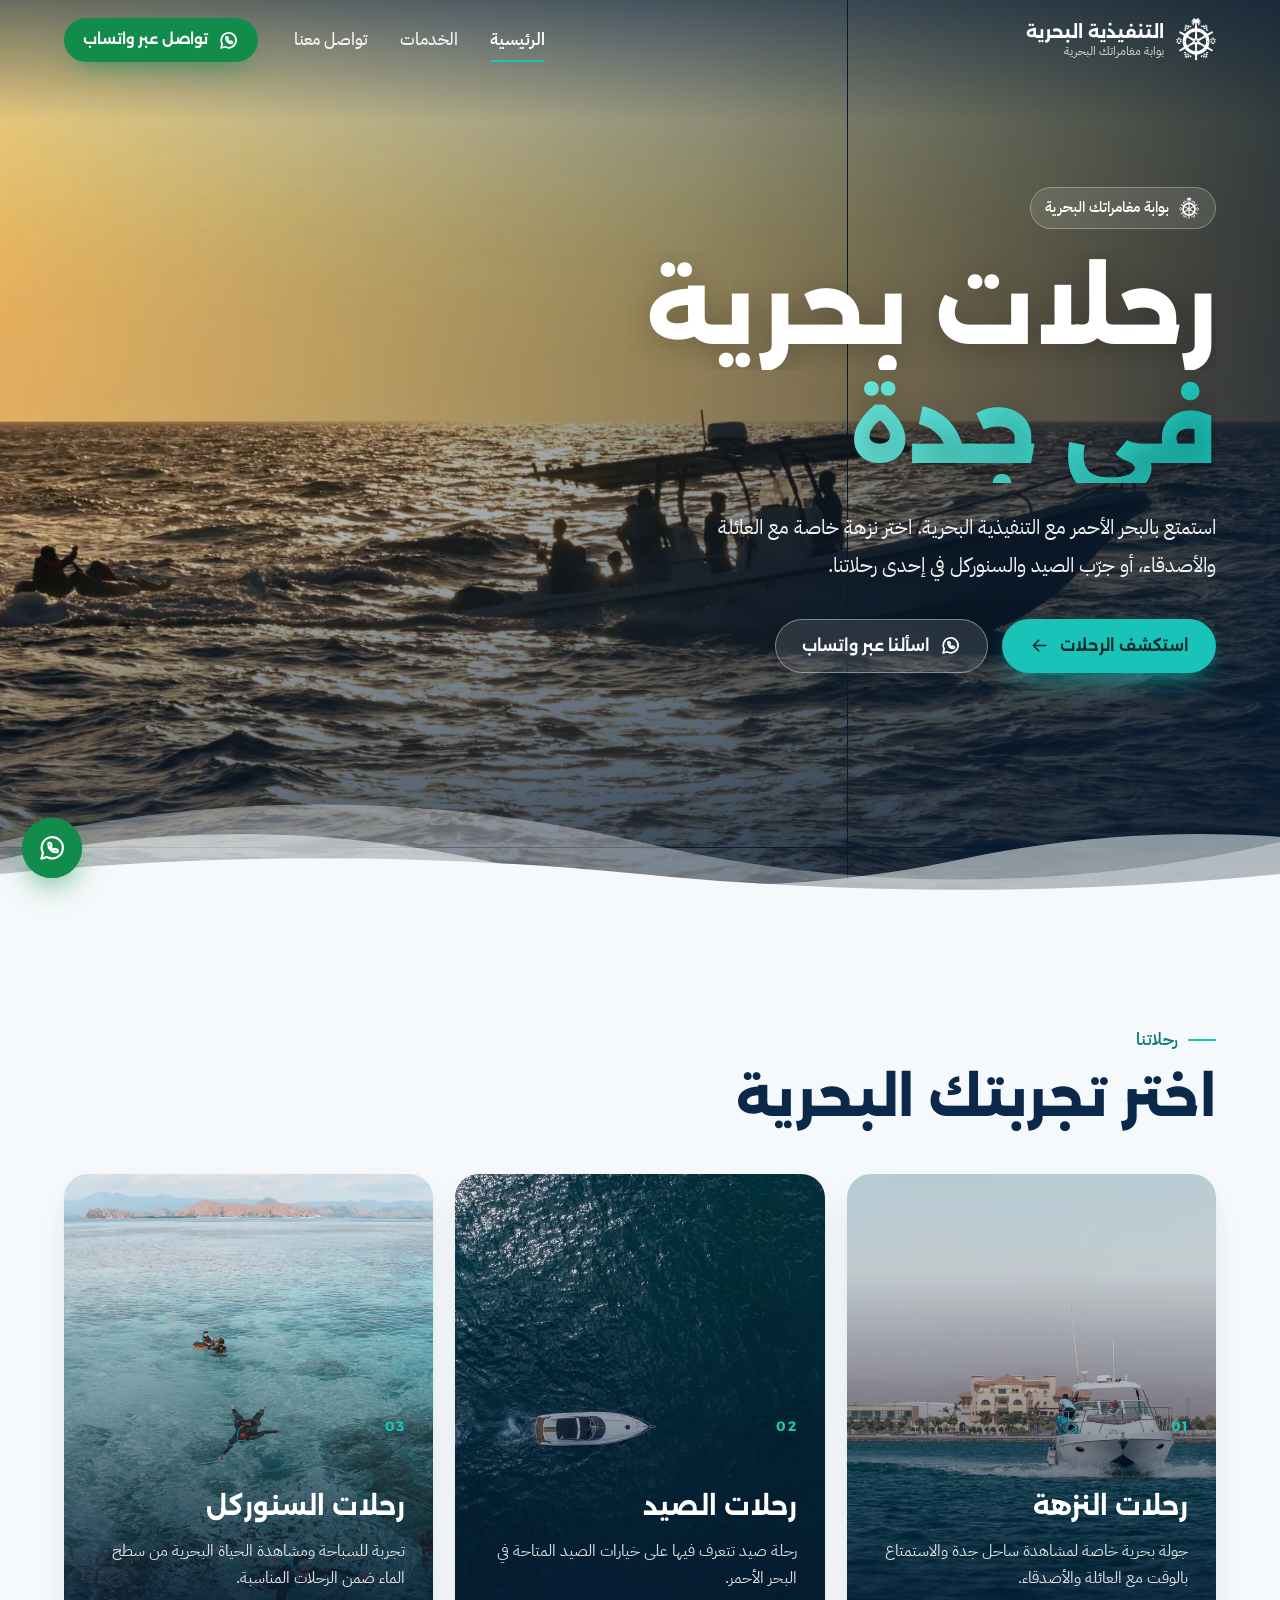
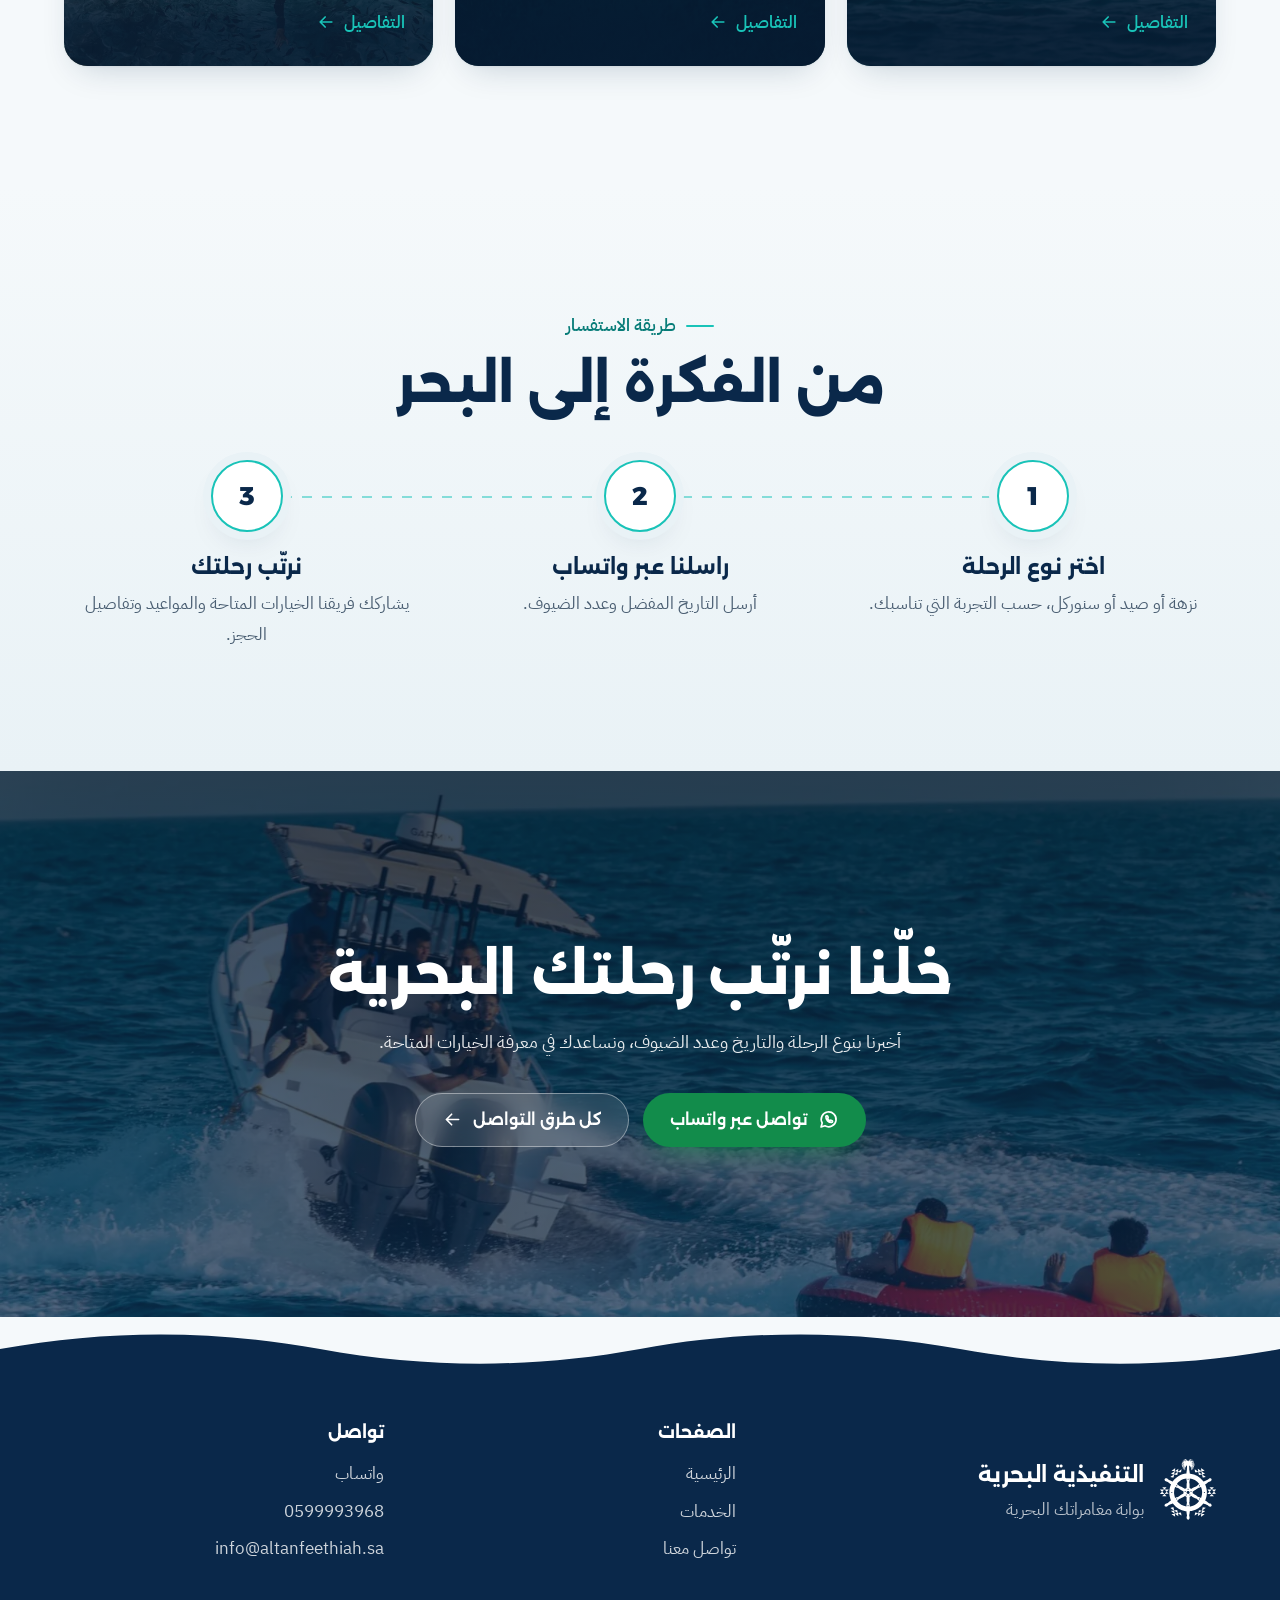
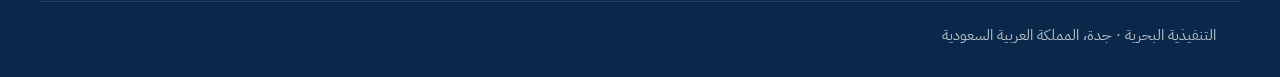
<file: index.html>
<!doctype html>
<html lang="ar" dir="rtl" class="no-js">
<head>
  <meta charset="utf-8">
  <meta name="viewport" content="width=device-width, initial-scale=1">
  <title>التنفيذية البحرية | رحلات بحرية في جدة</title>
  <meta name="description" content="اكتشف رحلات النزهة والصيد والسنوركل في جدة مع التنفيذية البحرية، واستفسر عن الرحلة المناسبة لك.">
  <meta name="theme-color" content="#0a284a">
  <meta property="og:type" content="website">
  <meta property="og:locale" content="ar_SA">
  <meta property="og:site_name" content="التنفيذية البحرية">
  <meta property="og:title" content="التنفيذية البحرية | رحلات بحرية في جدة">
  <meta property="og:description" content="اكتشف رحلات النزهة والصيد والسنوركل في جدة مع التنفيذية البحرية، واستفسر عن الرحلة المناسبة لك.">
  <meta property="og:url" content="https://marine-trips-site.pages.dev/">
  <meta property="og:image" content="https://marine-trips-site.pages.dev/assets/images/og-image.jpg">
  <meta property="og:image:width" content="1200">
  <meta property="og:image:height" content="630">
  <meta property="og:image:alt" content="التنفيذية البحرية: رحلات بحرية في جدة">
  <meta name="twitter:card" content="summary_large_image">
  <meta name="twitter:image" content="https://marine-trips-site.pages.dev/assets/images/og-image.jpg">
  <link rel="canonical" href="https://marine-trips-site.pages.dev/">
  <script>document.documentElement.classList.replace('no-js', 'js');</script>
  <link rel="icon" href="./assets/images/logo.svg" type="image/svg+xml">
  <link rel="preconnect" href="https://fonts.googleapis.com">
  <link rel="preconnect" href="https://fonts.gstatic.com" crossorigin>
  <link rel="stylesheet" href="https://fonts.googleapis.com/css2?family=Alexandria:wght@500;600;700;800&family=IBM+Plex+Sans+Arabic:wght@400;500;600&display=swap">
  <link rel="stylesheet" href="./style.css">
  <script type="application/ld+json">
  {
    "@context": "https://schema.org",
    "@type": "TravelAgency",
    "name": "التنفيذية البحرية",
    "url": "https://marine-trips-site.pages.dev/",
    "image": "https://marine-trips-site.pages.dev/assets/images/og-image.jpg",
    "logo": "https://marine-trips-site.pages.dev/assets/images/logo.svg",
    "slogan": "بوابة مغامراتك البحرية",
    "telephone": "+966599993968",
    "email": "info@altanfeethiah.sa",
    "address": {
      "@type": "PostalAddress",
      "streetAddress": "مرسى الأحلام، طريق الكورنيش، أبحر الجنوبية",
      "addressLocality": "جدة",
      "addressCountry": "SA"
    }
  }
  </script>
  <link rel="preload" as="image" href="./assets/images/hero-sunset.webp" type="image/webp">
  <script src="./script.js" defer></script>
</head>
<body class="page-index">
  <a class="skip-link" href="#main">تخطَّ إلى المحتوى</a>
  <header class="site-header">
    <div class="container header-inner">
      <a class="brand" href="./index.html" aria-label="التنفيذية البحرية، الصفحة الرئيسية">
        <img class="brand-logo" src="./assets/images/logo.svg" alt="" width="40" height="45">
        <span class="brand-text">
          <span class="brand-name">التنفيذية البحرية</span>
          <span class="brand-tag">بوابة مغامراتك البحرية</span>
        </span>
      </a>
      <nav class="nav" id="site-nav" aria-label="التنقل الرئيسي">
        <ul class="nav-list">
          <li><a href="./index.html" aria-current="page">الرئيسية</a></li>
          <li><a href="./services.html">الخدمات</a></li>
          <li><a href="./contact.html">تواصل معنا</a></li>
        </ul>
        <a class="btn btn-wa nav-wa" href="https://wa.me/966599993968" target="_blank" rel="noopener"><svg viewBox="0 0 24 24" aria-hidden="true"><path d="M3.5 20.5 4.8 16A8.5 8.5 0 1 1 8 19.2Z"/><path d="M9 8.6c0-.4.3-.8.7-.8h.7c.3 0 .5.2.6.4l.6 1.4c.1.3 0 .6-.2.8l-.5.5a5.6 5.6 0 0 0 2.6 2.6l.5-.5c.2-.2.5-.3.8-.2l1.4.6c.2.1.4.3.4.6v.7c0 .4-.4.7-.8.7A6.5 6.5 0 0 1 9 8.6Z"/></svg><span>تواصل عبر واتساب</span></a>
      </nav>
      <button class="menu-toggle" type="button" aria-expanded="false" aria-controls="site-nav" aria-label="فتح القائمة">
        <span class="burger" aria-hidden="true"><span></span><span></span><span></span></span>
      </button>
    </div>
  </header>

  <main id="main">
    <!-- HERO -->
    <section class="hero" aria-labelledby="hero-title">
      <div class="hero-media">
        <img src="./assets/images/hero-sunset.webp" width="1920" height="1080" fetchpriority="high"
             alt="قارب يحمل مجموعة من الضيوف في البحر وقت الغروب وأشعة الشمس تنعكس على الماء">
      </div>
      <div class="hero-shade" aria-hidden="true"></div>
      <div class="container hero-content">
        <p class="eyebrow intro" style="--i:0">
          <img src="./assets/images/logo.svg" alt="" width="22" height="25">
          بوابة مغامراتك البحرية
        </p>
        <h1 id="hero-title" class="hero-title">
          <span class="line"><span class="intro-up" style="--i:1">رحلات بحرية</span></span>
          <span class="line"><span class="intro-up accent" style="--i:2">في جدة</span></span>
        </h1>
        <p class="hero-lead intro" style="--i:3">استمتع بالبحر الأحمر مع التنفيذية البحرية. اختر نزهة خاصة مع العائلة والأصدقاء، أو جرّب الصيد والسنوركل في إحدى رحلاتنا.</p>
        <div class="hero-actions intro" style="--i:4">
          <a class="btn btn-primary" href="./services.html"><span>استكشف الرحلات</span><svg viewBox="0 0 24 24" aria-hidden="true"><path d="M19 12H5M11 6l-6 6 6 6"/></svg></a>
          <a class="btn btn-glass" href="https://wa.me/966599993968" target="_blank" rel="noopener"><svg viewBox="0 0 24 24" aria-hidden="true"><path d="M3.5 20.5 4.8 16A8.5 8.5 0 1 1 8 19.2Z"/><path d="M9 8.6c0-.4.3-.8.7-.8h.7c.3 0 .5.2.6.4l.6 1.4c.1.3 0 .6-.2.8l-.5.5a5.6 5.6 0 0 0 2.6 2.6l.5-.5c.2-.2.5-.3.8-.2l1.4.6c.2.1.4.3.4.6v.7c0 .4-.4.7-.8.7A6.5 6.5 0 0 1 9 8.6Z"/></svg><span>اسألنا عبر واتساب</span></a>
        </div>
      </div>
      <div class="waves" aria-hidden="true">
        <svg class="wave w1" viewBox="0 0 2880 120" preserveAspectRatio="none"><path d="M0 60c240-50 480-50 720 0s480 50 720 0 480-50 720 0 480 50 720 0v60H0Z"/></svg>
        <svg class="wave w2" viewBox="0 0 2880 120" preserveAspectRatio="none"><path d="M0 70c180-40 360-40 540 0s360 40 540 0 360-40 540 0 360 40 540 0 360-40 540 0 180 20 180 20v50H0Z"/></svg>
        <svg class="wave w3" viewBox="0 0 2880 120" preserveAspectRatio="none"><path d="M0 80c240-30 480-30 720 0s480 30 720 0 480-30 720 0 480 30 720 0v40H0Z"/></svg>
      </div>
    </section>

    <!-- SERVICES PREVIEW -->
    <section class="section" id="trips" aria-labelledby="trips-title">
      <div class="container">
        <div class="section-head" data-reveal>
          <p class="kicker">رحلاتنا</p>
          <h2 id="trips-title">اختر تجربتك البحرية</h2>
        </div>

        <ul class="trip-cards">
          <li class="trip-card" data-reveal style="--d:0">
            <a href="./services.html#cruises">
              <span class="trip-media">
                <img src="./assets/images/cruise.webp" width="1200" height="900" loading="lazy" decoding="async"
                     alt="قارب أبيض يبحر قرب ساحل جدة وتظهر المباني والنخيل على الشاطئ">
              </span>
              <span class="trip-body">
                <span class="trip-num" aria-hidden="true">01</span>
                <span class="trip-title">رحلات النزهة</span>
                <span class="trip-text">جولة بحرية خاصة لمشاهدة ساحل جدة والاستمتاع بالوقت مع العائلة والأصدقاء.</span>
                <span class="trip-more">التفاصيل <svg viewBox="0 0 24 24" aria-hidden="true"><path d="M19 12H5M11 6l-6 6 6 6"/></svg></span>
              </span>
            </a>
          </li>
          <li class="trip-card" data-reveal style="--d:1">
            <a href="./services.html#fishing">
              <span class="trip-media">
                <img src="./assets/images/fishing.webp" width="1200" height="900" loading="lazy" decoding="async"
                     alt="لقطة جوية لقارب سريع يبحر وسط مياه البحر الزرقاء">
              </span>
              <span class="trip-body">
                <span class="trip-num" aria-hidden="true">02</span>
                <span class="trip-title">رحلات الصيد</span>
                <span class="trip-text">رحلة صيد تتعرف فيها على خيارات الصيد المتاحة في البحر الأحمر.</span>
                <span class="trip-more">التفاصيل <svg viewBox="0 0 24 24" aria-hidden="true"><path d="M19 12H5M11 6l-6 6 6 6"/></svg></span>
              </span>
            </a>
          </li>
          <li class="trip-card" data-reveal style="--d:2">
            <a href="./services.html#snorkeling">
              <span class="trip-media">
                <img src="./assets/images/snorkeling.webp" width="1200" height="900" loading="lazy" decoding="async"
                     alt="مجموعة يمارسون السنوركل في مياه صافية فوق الشعاب">
              </span>
              <span class="trip-body">
                <span class="trip-num" aria-hidden="true">03</span>
                <span class="trip-title">رحلات السنوركل</span>
                <span class="trip-text">تجربة للسباحة ومشاهدة الحياة البحرية من سطح الماء ضمن الرحلات المناسبة.</span>
                <span class="trip-more">التفاصيل <svg viewBox="0 0 24 24" aria-hidden="true"><path d="M19 12H5M11 6l-6 6 6 6"/></svg></span>
              </span>
            </a>
          </li>
        </ul>
      </div>
    </section>

    <!-- HOW IT WORKS -->
    <section class="section section-tint" aria-labelledby="steps-title">
      <div class="container">
        <div class="section-head center" data-reveal>
          <p class="kicker">طريقة الاستفسار</p>
          <h2 id="steps-title">من الفكرة إلى البحر</h2>
        </div>
        <ol class="steps">
          <li class="step" data-reveal style="--d:0">
            <span class="step-num" aria-hidden="true">1</span>
            <h3>اختر نوع الرحلة</h3>
            <p>نزهة أو صيد أو سنوركل، حسب التجربة التي تناسبك.</p>
          </li>
          <li class="step" data-reveal style="--d:1">
            <span class="step-num" aria-hidden="true">2</span>
            <h3>راسلنا عبر واتساب</h3>
            <p>أرسل التاريخ المفضل وعدد الضيوف.</p>
          </li>
          <li class="step" data-reveal style="--d:2">
            <span class="step-num" aria-hidden="true">3</span>
            <h3>نرتّب رحلتك</h3>
            <p>يشاركك فريقنا الخيارات المتاحة والمواعيد وتفاصيل الحجز.</p>
          </li>
        </ol>
      </div>
    </section>

    <!-- CTA BAND -->
    <section class="cta-band" aria-labelledby="cta-title">
      <div class="cta-media" aria-hidden="true">
        <img src="./assets/images/sea-fun.webp" width="1600" height="1000" loading="lazy" decoding="async" alt="">
      </div>
      <div class="container cta-inner" data-reveal>
        <h2 id="cta-title">خلّنا نرتّب رحلتك البحرية</h2>
        <p>أخبرنا بنوع الرحلة والتاريخ وعدد الضيوف، ونساعدك في معرفة الخيارات المتاحة.</p>
        <div class="hero-actions">
          <a class="btn btn-wa" href="https://wa.me/966599993968" target="_blank" rel="noopener"><svg viewBox="0 0 24 24" aria-hidden="true"><path d="M3.5 20.5 4.8 16A8.5 8.5 0 1 1 8 19.2Z"/><path d="M9 8.6c0-.4.3-.8.7-.8h.7c.3 0 .5.2.6.4l.6 1.4c.1.3 0 .6-.2.8l-.5.5a5.6 5.6 0 0 0 2.6 2.6l.5-.5c.2-.2.5-.3.8-.2l1.4.6c.2.1.4.3.4.6v.7c0 .4-.4.7-.8.7A6.5 6.5 0 0 1 9 8.6Z"/></svg><span>تواصل عبر واتساب</span></a>
          <a class="btn btn-glass" href="./contact.html"><span>كل طرق التواصل</span><svg viewBox="0 0 24 24" aria-hidden="true"><path d="M19 12H5M11 6l-6 6 6 6"/></svg></a>
        </div>
      </div>
    </section>
  </main>

  <footer class="site-footer">
    <div class="footer-waves" aria-hidden="true">
      <svg viewBox="0 0 1440 80" preserveAspectRatio="none"><path d="M0 40c120-26 240-26 360 0s240 26 360 0 240-26 360 0 240 26 360 0v40H0Z"/></svg>
    </div>
    <div class="container footer-grid">
      <div class="footer-brand">
        <img class="footer-logo" src="./assets/images/logo.svg" alt="" width="56" height="63" loading="lazy">
        <div>
          <p class="footer-name">التنفيذية البحرية</p>
          <p class="footer-tag">بوابة مغامراتك البحرية</p>
        </div>
      </div>
      <nav aria-label="روابط التذييل">
        <p class="footer-title">الصفحات</p>
        <ul class="footer-links">
            <li><a href="./index.html">الرئيسية</a></li>
            <li><a href="./services.html">الخدمات</a></li>
            <li><a href="./contact.html">تواصل معنا</a></li>
        </ul>
      </nav>
      <div>
        <p class="footer-title">تواصل</p>
        <ul class="footer-links">
          <li><a href="https://wa.me/966599993968" target="_blank" rel="noopener">واتساب</a></li>
          <li><a href="tel:+966599993968" dir="ltr">0599993968</a></li>
          <li><a href="mailto:info@altanfeethiah.sa" dir="ltr">info@altanfeethiah.sa</a></li>
        </ul>
      </div>
    </div>
    <div class="container footer-bottom">
      <p>التنفيذية البحرية · جدة، المملكة العربية السعودية</p>
    </div>
  </footer>

  <a class="wa-float" href="https://wa.me/966599993968" target="_blank" rel="noopener" aria-label="تواصل عبر واتساب"><svg viewBox="0 0 24 24" aria-hidden="true"><path d="M3.5 20.5 4.8 16A8.5 8.5 0 1 1 8 19.2Z"/><path d="M9 8.6c0-.4.3-.8.7-.8h.7c.3 0 .5.2.6.4l.6 1.4c.1.3 0 .6-.2.8l-.5.5a5.6 5.6 0 0 0 2.6 2.6l.5-.5c.2-.2.5-.3.8-.2l1.4.6c.2.1.4.3.4.6v.7c0 .4-.4.7-.8.7A6.5 6.5 0 0 1 9 8.6Z"/></svg></a>
</body>
</html>
</file>
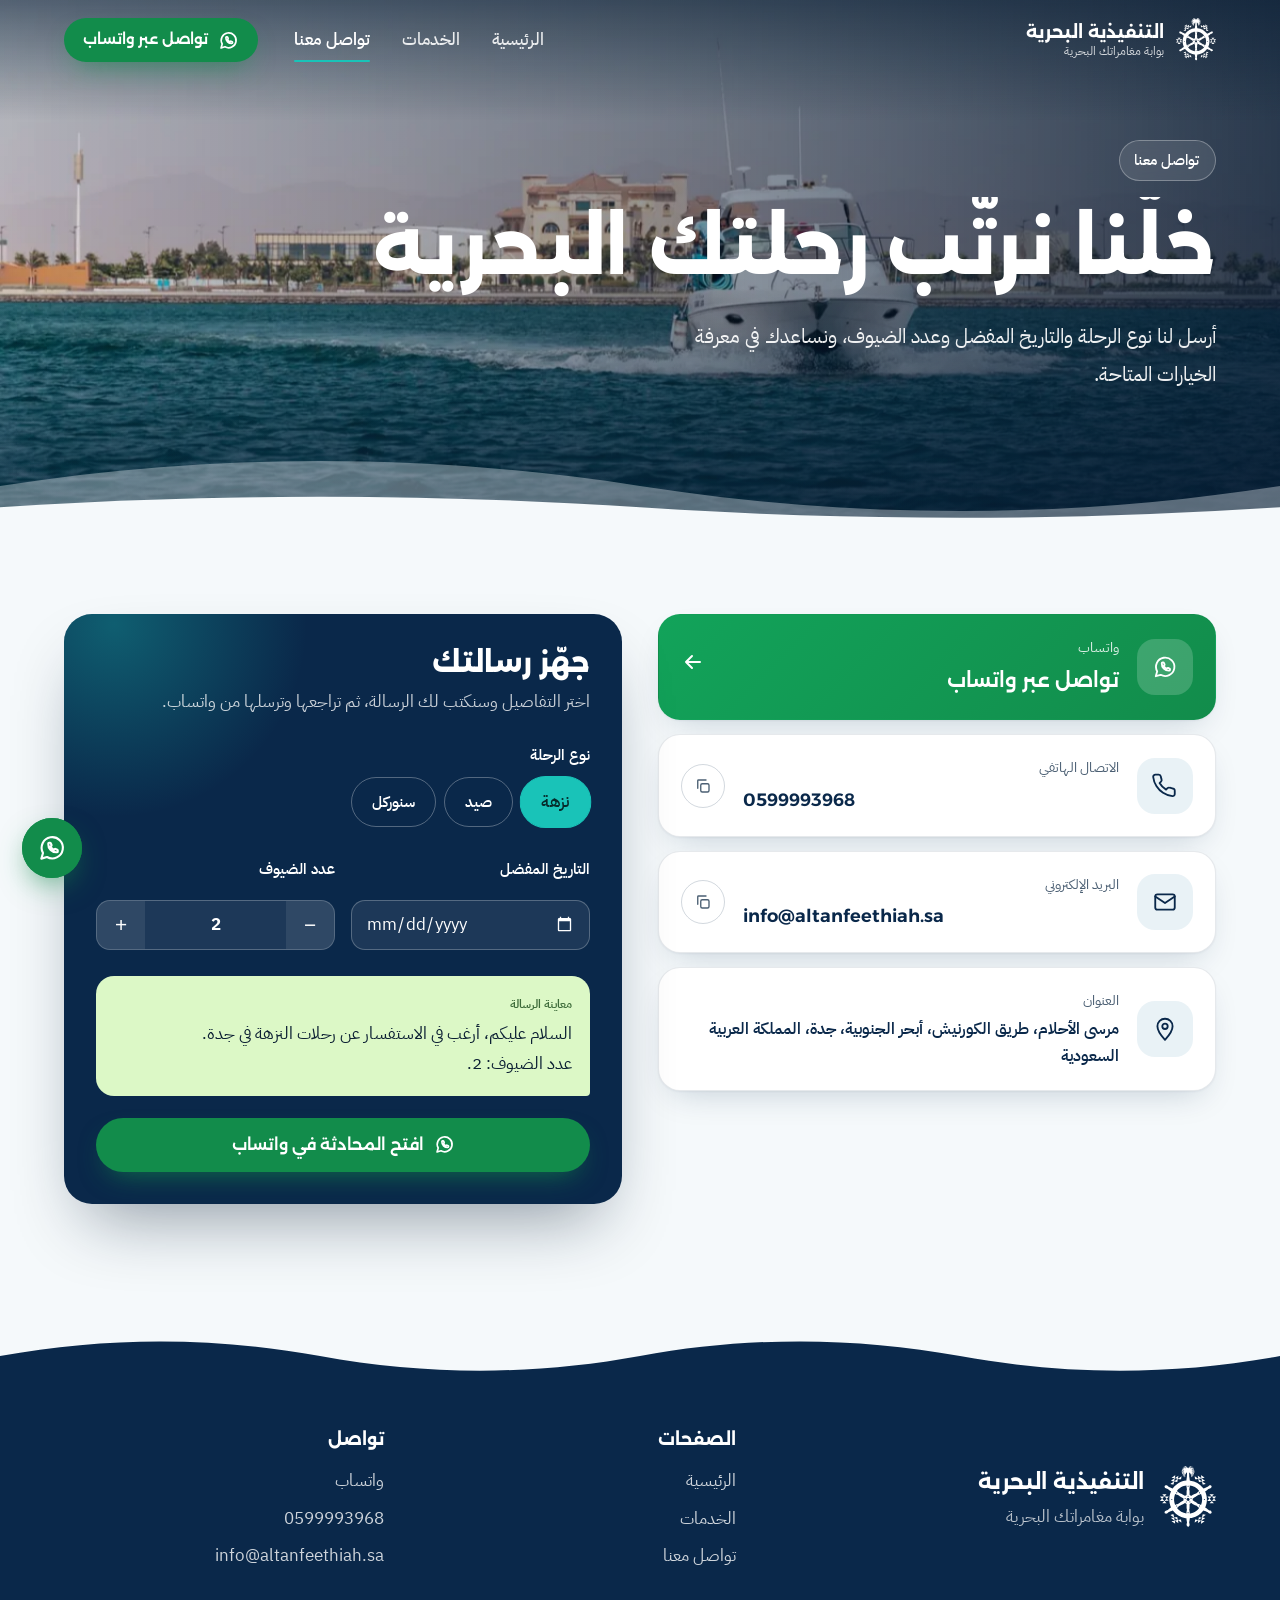
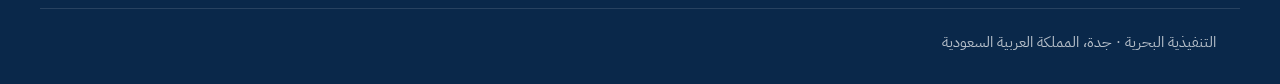
<file: contact.html>
<!doctype html>
<html lang="ar" dir="rtl" class="no-js">
<head>
  <meta charset="utf-8">
  <meta name="viewport" content="width=device-width, initial-scale=1">
  <title>تواصل معنا | التنفيذية البحرية</title>
  <meta name="description" content="تواصل مع التنفيذية البحرية في جدة عبر واتساب أو الهاتف أو البريد الإلكتروني للاستفسار عن الرحلات.">
  <meta name="theme-color" content="#0a284a">
  <meta property="og:type" content="website">
  <meta property="og:locale" content="ar_SA">
  <meta property="og:site_name" content="التنفيذية البحرية">
  <meta property="og:title" content="تواصل معنا | التنفيذية البحرية">
  <meta property="og:description" content="تواصل مع التنفيذية البحرية في جدة عبر واتساب أو الهاتف أو البريد الإلكتروني للاستفسار عن الرحلات.">
  <meta property="og:url" content="https://marine-trips-site.pages.dev/contact">
  <meta property="og:image" content="https://marine-trips-site.pages.dev/assets/images/og-image.jpg">
  <meta property="og:image:width" content="1200">
  <meta property="og:image:height" content="630">
  <meta property="og:image:alt" content="التنفيذية البحرية: رحلات بحرية في جدة">
  <meta name="twitter:card" content="summary_large_image">
  <meta name="twitter:image" content="https://marine-trips-site.pages.dev/assets/images/og-image.jpg">
  <link rel="canonical" href="https://marine-trips-site.pages.dev/contact">
  <script>document.documentElement.classList.replace('no-js', 'js');</script>
  <link rel="icon" href="./assets/images/logo.svg" type="image/svg+xml">
  <link rel="preconnect" href="https://fonts.googleapis.com">
  <link rel="preconnect" href="https://fonts.gstatic.com" crossorigin>
  <link rel="stylesheet" href="https://fonts.googleapis.com/css2?family=Alexandria:wght@500;600;700;800&family=IBM+Plex+Sans+Arabic:wght@400;500;600&display=swap">
  <link rel="stylesheet" href="./style.css">
  <script type="application/ld+json">
  {
    "@context": "https://schema.org",
    "@type": "TravelAgency",
    "name": "التنفيذية البحرية",
    "url": "https://marine-trips-site.pages.dev/",
    "image": "https://marine-trips-site.pages.dev/assets/images/og-image.jpg",
    "logo": "https://marine-trips-site.pages.dev/assets/images/logo.svg",
    "slogan": "بوابة مغامراتك البحرية",
    "telephone": "+966599993968",
    "email": "info@altanfeethiah.sa",
    "address": {
      "@type": "PostalAddress",
      "streetAddress": "مرسى الأحلام، طريق الكورنيش، أبحر الجنوبية",
      "addressLocality": "جدة",
      "addressCountry": "SA"
    }
  }
  </script>
  <script src="./script.js" defer></script>
</head>
<body class="page-contact">
  <a class="skip-link" href="#main">تخطَّ إلى المحتوى</a>
  <header class="site-header">
    <div class="container header-inner">
      <a class="brand" href="./index.html" aria-label="التنفيذية البحرية، الصفحة الرئيسية">
        <img class="brand-logo" src="./assets/images/logo.svg" alt="" width="40" height="45">
        <span class="brand-text">
          <span class="brand-name">التنفيذية البحرية</span>
          <span class="brand-tag">بوابة مغامراتك البحرية</span>
        </span>
      </a>
      <nav class="nav" id="site-nav" aria-label="التنقل الرئيسي">
        <ul class="nav-list">
          <li><a href="./index.html">الرئيسية</a></li>
          <li><a href="./services.html">الخدمات</a></li>
          <li><a href="./contact.html" aria-current="page">تواصل معنا</a></li>
        </ul>
        <a class="btn btn-wa nav-wa" href="https://wa.me/966599993968" target="_blank" rel="noopener"><svg viewBox="0 0 24 24" aria-hidden="true"><path d="M3.5 20.5 4.8 16A8.5 8.5 0 1 1 8 19.2Z"/><path d="M9 8.6c0-.4.3-.8.7-.8h.7c.3 0 .5.2.6.4l.6 1.4c.1.3 0 .6-.2.8l-.5.5a5.6 5.6 0 0 0 2.6 2.6l.5-.5c.2-.2.5-.3.8-.2l1.4.6c.2.1.4.3.4.6v.7c0 .4-.4.7-.8.7A6.5 6.5 0 0 1 9 8.6Z"/></svg><span>تواصل عبر واتساب</span></a>
      </nav>
      <button class="menu-toggle" type="button" aria-expanded="false" aria-controls="site-nav" aria-label="فتح القائمة">
        <span class="burger" aria-hidden="true"><span></span><span></span><span></span></span>
      </button>
    </div>
  </header>

  <main id="main">
    <section class="page-hero compact" aria-labelledby="page-title">
      <div class="page-hero-media" aria-hidden="true">
        <img src="./assets/images/cruise.webp" width="1200" height="900" fetchpriority="high" alt="">
      </div>
      <div class="hero-shade" aria-hidden="true"></div>
      <div class="container page-hero-content">
        <p class="eyebrow intro" style="--i:0">تواصل معنا</p>
        <h1 id="page-title" class="page-title"><span class="line"><span class="intro-up" style="--i:1">خلّنا نرتّب رحلتك البحرية</span></span></h1>
        <p class="hero-lead intro" style="--i:2">أرسل لنا نوع الرحلة والتاريخ المفضل وعدد الضيوف، ونساعدك في معرفة الخيارات المتاحة.</p>
      </div>
      <div class="waves small" aria-hidden="true">
        <svg class="wave w1" viewBox="0 0 2880 120" preserveAspectRatio="none"><path d="M0 60c240-50 480-50 720 0s480 50 720 0 480-50 720 0 480 50 720 0v60H0Z"/></svg>
        <svg class="wave w3" viewBox="0 0 2880 120" preserveAspectRatio="none"><path d="M0 80c240-30 480-30 720 0s480 30 720 0 480-30 720 0 480 30 720 0v40H0Z"/></svg>
      </div>
    </section>

    <section class="section contact-section" aria-labelledby="channels-title">
      <div class="container contact-grid">
        <div class="channels">
          <h2 id="channels-title" class="sr-only">قنوات التواصل</h2>

          <a class="channel channel-wa" href="https://wa.me/966599993968" target="_blank" rel="noopener" data-reveal style="--d:0">
            <span class="ch-icon"><svg viewBox="0 0 24 24" aria-hidden="true"><path d="M3.5 20.5 4.8 16A8.5 8.5 0 1 1 8 19.2Z"/><path d="M9 8.6c0-.4.3-.8.7-.8h.7c.3 0 .5.2.6.4l.6 1.4c.1.3 0 .6-.2.8l-.5.5a5.6 5.6 0 0 0 2.6 2.6l.5-.5c.2-.2.5-.3.8-.2l1.4.6c.2.1.4.3.4.6v.7c0 .4-.4.7-.8.7A6.5 6.5 0 0 1 9 8.6Z"/></svg></span>
            <span class="ch-body">
              <span class="ch-label">واتساب</span>
              <span class="ch-value">تواصل عبر واتساب</span>
            </span>
            <span class="ch-go" aria-hidden="true"><svg viewBox="0 0 24 24" aria-hidden="true"><path d="M19 12H5M11 6l-6 6 6 6"/></svg></span>
          </a>

          <div class="channel" data-reveal style="--d:1">
            <span class="ch-icon"><svg viewBox="0 0 24 24" aria-hidden="true"><path d="M21 16.4v3a2 2 0 0 1-2.2 2 19.8 19.8 0 0 1-8.6-3.1 19.5 19.5 0 0 1-6-6A19.8 19.8 0 0 1 1.1 3.7 2 2 0 0 1 3.1 1.5h3a2 2 0 0 1 2 1.7c.1.9.4 1.8.7 2.7a2 2 0 0 1-.5 2.1L7 9.3a16 16 0 0 0 6 6l1.3-1.3a2 2 0 0 1 2.1-.4c.9.3 1.8.6 2.7.7a2 2 0 0 1 1.9 2.1Z"/></svg></span>
            <span class="ch-body">
              <span class="ch-label">الاتصال الهاتفي</span>
              <a class="ch-value" href="tel:+966599993968" dir="ltr">0599993968</a>
            </span>
            <button class="ch-copy" type="button" data-copy="0599993968" aria-label="نسخ رقم الهاتف"><svg viewBox="0 0 24 24" aria-hidden="true"><rect x="9" y="9" width="11" height="11" rx="2"/><path d="M5 15V5a1 1 0 0 1 1-1h10"/></svg></button>
          </div>

          <div class="channel" data-reveal style="--d:2">
            <span class="ch-icon"><svg viewBox="0 0 24 24" aria-hidden="true"><rect x="3" y="5" width="18" height="14" rx="2"/><path d="m3 7 9 6 9-6"/></svg></span>
            <span class="ch-body">
              <span class="ch-label">البريد الإلكتروني</span>
              <a class="ch-value" href="mailto:info@altanfeethiah.sa" dir="ltr">info@altanfeethiah.sa</a>
            </span>
            <button class="ch-copy" type="button" data-copy="info@altanfeethiah.sa" aria-label="نسخ البريد الإلكتروني"><svg viewBox="0 0 24 24" aria-hidden="true"><rect x="9" y="9" width="11" height="11" rx="2"/><path d="M5 15V5a1 1 0 0 1 1-1h10"/></svg></button>
          </div>

          <div class="channel" data-reveal style="--d:3">
            <span class="ch-icon"><svg viewBox="0 0 24 24" aria-hidden="true"><path d="M12 22s7-7.4 7-12.5A7 7 0 0 0 5 9.5C5 14.6 12 22 12 22Z"/><circle cx="12" cy="9.5" r="2.5"/></svg></span>
            <span class="ch-body">
              <span class="ch-label">العنوان</span>
              <span class="ch-value ch-address">مرسى الأحلام، طريق الكورنيش، أبحر الجنوبية، جدة، المملكة العربية السعودية</span>
            </span>
          </div>
          <p class="toast" role="status" aria-live="polite"></p>
        </div>

        <!-- Message builder: enhances the plain WhatsApp link when JS runs -->
        <form class="builder" data-builder hidden data-reveal style="--d:1" aria-labelledby="builder-title">
          <h2 id="builder-title">جهّز رسالتك</h2>
          <p class="builder-lead">اختر التفاصيل وسنكتب لك الرسالة، ثم تراجعها وترسلها من واتساب.</p>

          <fieldset class="field">
            <legend>نوع الرحلة</legend>
            <div class="choices">
              <label class="choice"><input type="radio" name="trip" value="النزهة" checked><span>نزهة</span></label>
              <label class="choice"><input type="radio" name="trip" value="الصيد"><span>صيد</span></label>
              <label class="choice"><input type="radio" name="trip" value="السنوركل"><span>سنوركل</span></label>
            </div>
          </fieldset>

          <div class="field-row">
            <div class="field">
              <label for="b-date">التاريخ المفضل</label>
              <input id="b-date" name="date" type="date">
            </div>
            <div class="field">
              <label for="b-guests">عدد الضيوف</label>
              <div class="stepper">
                <button type="button" data-step="-1" aria-label="إنقاص عدد الضيوف">−</button>
                <input id="b-guests" name="guests" type="number" min="1" max="99" value="2" inputmode="numeric">
                <button type="button" data-step="1" aria-label="زيادة عدد الضيوف">+</button>
              </div>
            </div>
          </div>

          <div class="preview">
            <span class="preview-label">معاينة الرسالة</span>
            <p class="preview-text" data-preview aria-live="polite"></p>
          </div>

          <a class="btn btn-wa btn-block" data-send href="https://wa.me/966599993968" target="_blank" rel="noopener"><svg viewBox="0 0 24 24" aria-hidden="true"><path d="M3.5 20.5 4.8 16A8.5 8.5 0 1 1 8 19.2Z"/><path d="M9 8.6c0-.4.3-.8.7-.8h.7c.3 0 .5.2.6.4l.6 1.4c.1.3 0 .6-.2.8l-.5.5a5.6 5.6 0 0 0 2.6 2.6l.5-.5c.2-.2.5-.3.8-.2l1.4.6c.2.1.4.3.4.6v.7c0 .4-.4.7-.8.7A6.5 6.5 0 0 1 9 8.6Z"/></svg><span>افتح المحادثة في واتساب</span></a>
        </form>
      </div>
    </section>
  </main>

  <footer class="site-footer">
    <div class="footer-waves" aria-hidden="true">
      <svg viewBox="0 0 1440 80" preserveAspectRatio="none"><path d="M0 40c120-26 240-26 360 0s240 26 360 0 240-26 360 0 240 26 360 0v40H0Z"/></svg>
    </div>
    <div class="container footer-grid">
      <div class="footer-brand">
        <img class="footer-logo" src="./assets/images/logo.svg" alt="" width="56" height="63" loading="lazy">
        <div>
          <p class="footer-name">التنفيذية البحرية</p>
          <p class="footer-tag">بوابة مغامراتك البحرية</p>
        </div>
      </div>
      <nav aria-label="روابط التذييل">
        <p class="footer-title">الصفحات</p>
        <ul class="footer-links">
            <li><a href="./index.html">الرئيسية</a></li>
            <li><a href="./services.html">الخدمات</a></li>
            <li><a href="./contact.html">تواصل معنا</a></li>
        </ul>
      </nav>
      <div>
        <p class="footer-title">تواصل</p>
        <ul class="footer-links">
          <li><a href="https://wa.me/966599993968" target="_blank" rel="noopener">واتساب</a></li>
          <li><a href="tel:+966599993968" dir="ltr">0599993968</a></li>
          <li><a href="mailto:info@altanfeethiah.sa" dir="ltr">info@altanfeethiah.sa</a></li>
        </ul>
      </div>
    </div>
    <div class="container footer-bottom">
      <p>التنفيذية البحرية · جدة، المملكة العربية السعودية</p>
    </div>
  </footer>

  <a class="wa-float" href="https://wa.me/966599993968" target="_blank" rel="noopener" aria-label="تواصل عبر واتساب"><svg viewBox="0 0 24 24" aria-hidden="true"><path d="M3.5 20.5 4.8 16A8.5 8.5 0 1 1 8 19.2Z"/><path d="M9 8.6c0-.4.3-.8.7-.8h.7c.3 0 .5.2.6.4l.6 1.4c.1.3 0 .6-.2.8l-.5.5a5.6 5.6 0 0 0 2.6 2.6l.5-.5c.2-.2.5-.3.8-.2l1.4.6c.2.1.4.3.4.6v.7c0 .4-.4.7-.8.7A6.5 6.5 0 0 1 9 8.6Z"/></svg></a>
</body>
</html>
</file>
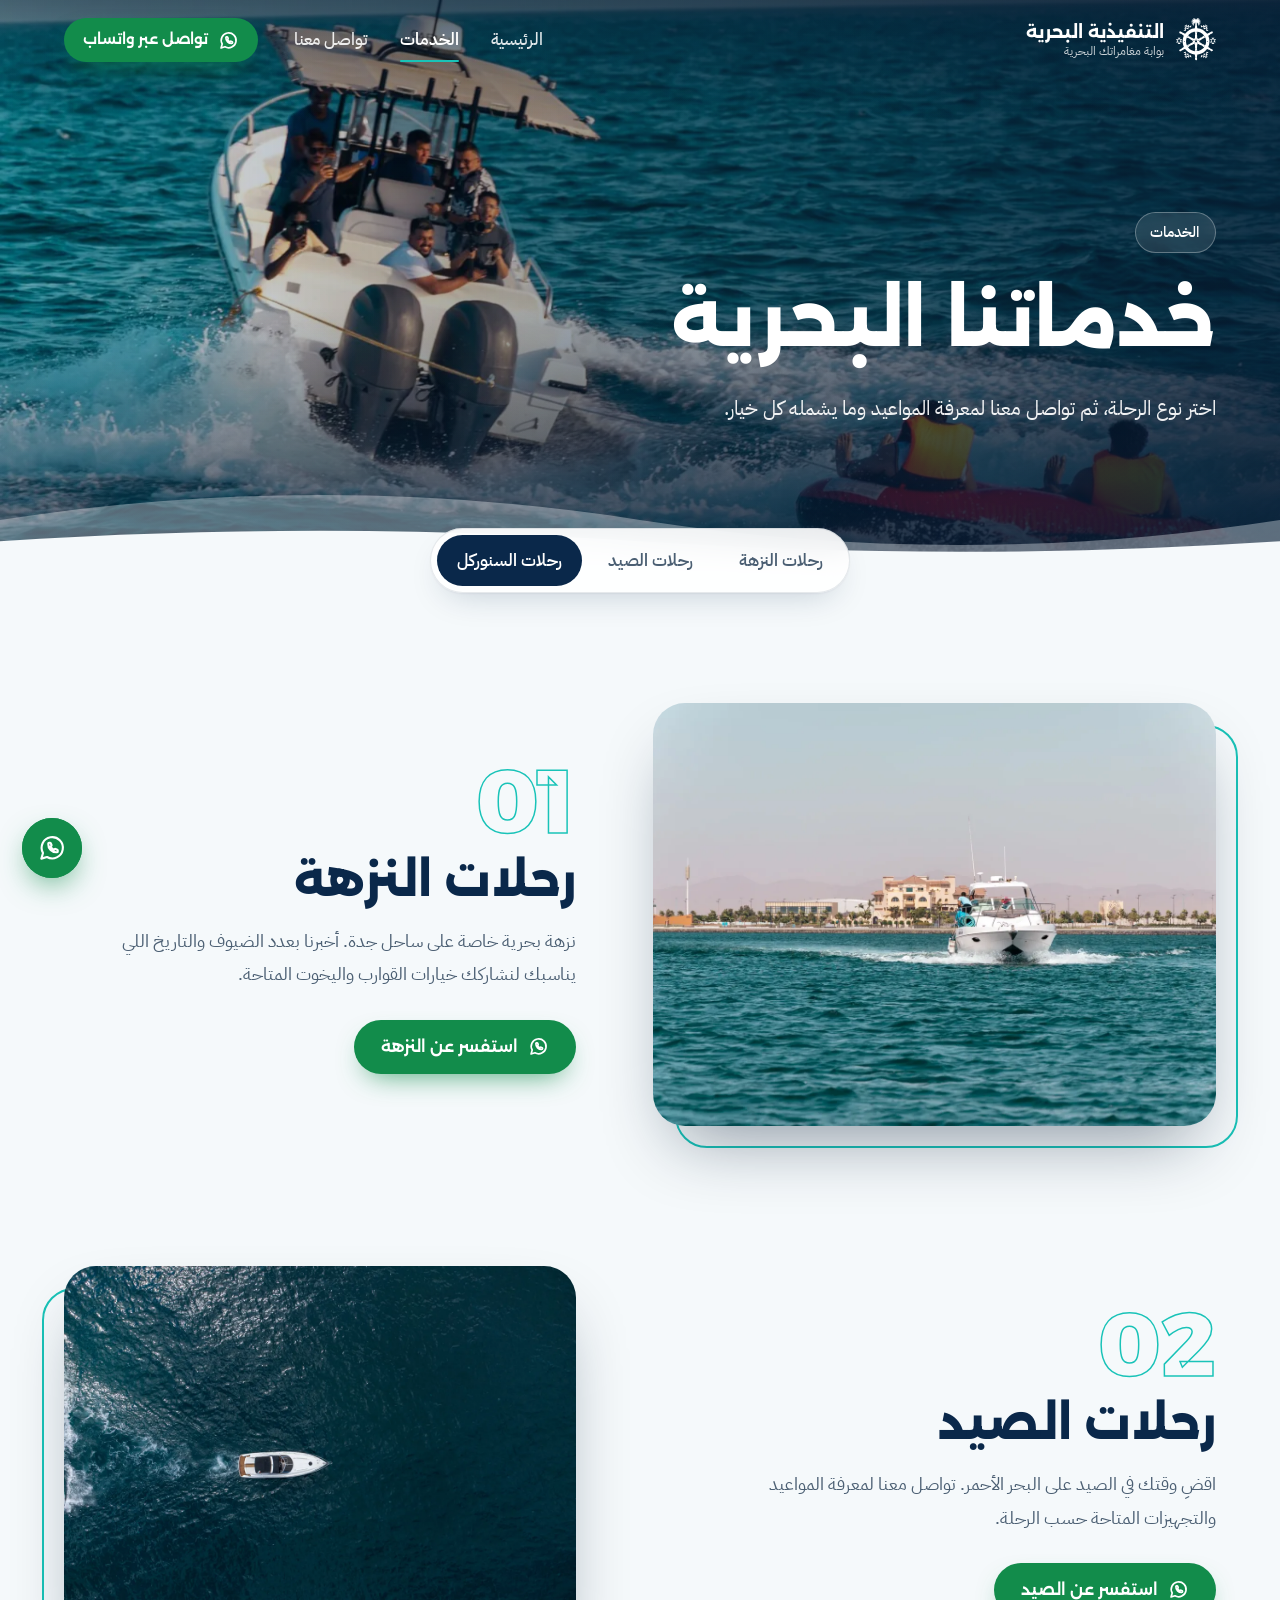
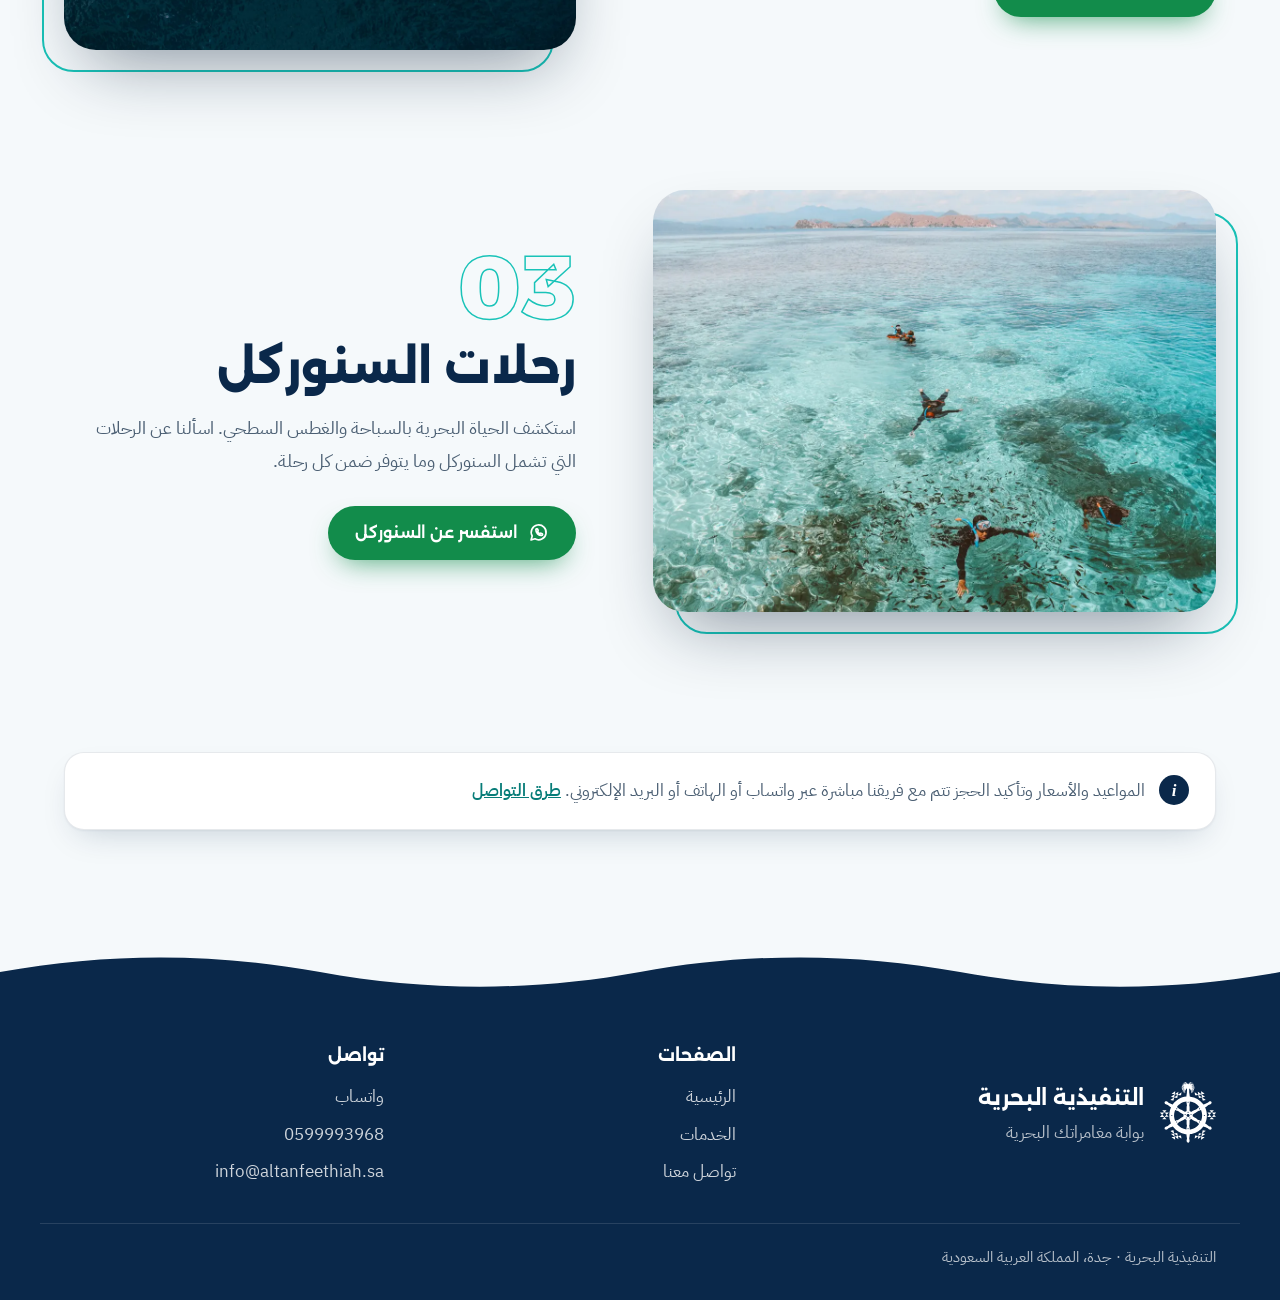
<file: services.html>
<!doctype html>
<html lang="ar" dir="rtl" class="no-js">
<head>
  <meta charset="utf-8">
  <meta name="viewport" content="width=device-width, initial-scale=1">
  <title>الخدمات البحرية | التنفيذية البحرية</title>
  <meta name="description" content="تعرّف على رحلات النزهة والصيد والسنوركل في جدة، واستفسر عن المواعيد والتفاصيل عبر واتساب.">
  <meta name="theme-color" content="#0a284a">
  <meta property="og:type" content="website">
  <meta property="og:locale" content="ar_SA">
  <meta property="og:site_name" content="التنفيذية البحرية">
  <meta property="og:title" content="الخدمات البحرية | التنفيذية البحرية">
  <meta property="og:description" content="تعرّف على رحلات النزهة والصيد والسنوركل في جدة، واستفسر عن المواعيد والتفاصيل عبر واتساب.">
  <meta property="og:url" content="https://marine-trips-site.pages.dev/services">
  <meta property="og:image" content="https://marine-trips-site.pages.dev/assets/images/og-image.jpg">
  <meta property="og:image:width" content="1200">
  <meta property="og:image:height" content="630">
  <meta property="og:image:alt" content="التنفيذية البحرية: رحلات بحرية في جدة">
  <meta name="twitter:card" content="summary_large_image">
  <meta name="twitter:image" content="https://marine-trips-site.pages.dev/assets/images/og-image.jpg">
  <link rel="canonical" href="https://marine-trips-site.pages.dev/services">
  <script>document.documentElement.classList.replace('no-js', 'js');</script>
  <link rel="icon" href="./assets/images/logo.svg" type="image/svg+xml">
  <link rel="preconnect" href="https://fonts.googleapis.com">
  <link rel="preconnect" href="https://fonts.gstatic.com" crossorigin>
  <link rel="stylesheet" href="https://fonts.googleapis.com/css2?family=Alexandria:wght@500;600;700;800&family=IBM+Plex+Sans+Arabic:wght@400;500;600&display=swap">
  <link rel="stylesheet" href="./style.css">
  <script src="./script.js" defer></script>
</head>
<body class="page-services">
  <a class="skip-link" href="#main">تخطَّ إلى المحتوى</a>
  <header class="site-header">
    <div class="container header-inner">
      <a class="brand" href="./index.html" aria-label="التنفيذية البحرية، الصفحة الرئيسية">
        <img class="brand-logo" src="./assets/images/logo.svg" alt="" width="40" height="45">
        <span class="brand-text">
          <span class="brand-name">التنفيذية البحرية</span>
          <span class="brand-tag">بوابة مغامراتك البحرية</span>
        </span>
      </a>
      <nav class="nav" id="site-nav" aria-label="التنقل الرئيسي">
        <ul class="nav-list">
          <li><a href="./index.html">الرئيسية</a></li>
          <li><a href="./services.html" aria-current="page">الخدمات</a></li>
          <li><a href="./contact.html">تواصل معنا</a></li>
        </ul>
        <a class="btn btn-wa nav-wa" href="https://wa.me/966599993968" target="_blank" rel="noopener"><svg viewBox="0 0 24 24" aria-hidden="true"><path d="M3.5 20.5 4.8 16A8.5 8.5 0 1 1 8 19.2Z"/><path d="M9 8.6c0-.4.3-.8.7-.8h.7c.3 0 .5.2.6.4l.6 1.4c.1.3 0 .6-.2.8l-.5.5a5.6 5.6 0 0 0 2.6 2.6l.5-.5c.2-.2.5-.3.8-.2l1.4.6c.2.1.4.3.4.6v.7c0 .4-.4.7-.8.7A6.5 6.5 0 0 1 9 8.6Z"/></svg><span>تواصل عبر واتساب</span></a>
      </nav>
      <button class="menu-toggle" type="button" aria-expanded="false" aria-controls="site-nav" aria-label="فتح القائمة">
        <span class="burger" aria-hidden="true"><span></span><span></span><span></span></span>
      </button>
    </div>
  </header>

  <main id="main">
    <section class="page-hero" aria-labelledby="page-title">
      <div class="page-hero-media" aria-hidden="true">
        <img src="./assets/images/sea-fun.webp" width="1600" height="1000" fetchpriority="high" alt="">
      </div>
      <div class="hero-shade" aria-hidden="true"></div>
      <div class="container page-hero-content">
        <p class="eyebrow intro" style="--i:0">الخدمات</p>
        <h1 id="page-title" class="page-title"><span class="line"><span class="intro-up" style="--i:1">خدماتنا البحرية</span></span></h1>
        <p class="hero-lead intro" style="--i:2">اختر نوع الرحلة، ثم تواصل معنا لمعرفة المواعيد وما يشمله كل خيار.</p>
      </div>
      <div class="waves small" aria-hidden="true">
        <svg class="wave w1" viewBox="0 0 2880 120" preserveAspectRatio="none"><path d="M0 60c240-50 480-50 720 0s480 50 720 0 480-50 720 0 480 50 720 0v60H0Z"/></svg>
        <svg class="wave w3" viewBox="0 0 2880 120" preserveAspectRatio="none"><path d="M0 80c240-30 480-30 720 0s480 30 720 0 480-30 720 0 480 30 720 0v40H0Z"/></svg>
      </div>
    </section>

    <nav class="subnav" aria-label="أقسام الخدمات">
      <div class="container">
        <ul class="subnav-list">
          <li><a href="#cruises" data-sub>رحلات النزهة</a></li>
          <li><a href="#fishing" data-sub>رحلات الصيد</a></li>
          <li><a href="#snorkeling" data-sub>رحلات السنوركل</a></li>
        </ul>
      </div>
    </nav>

    <div class="container services">
      <section class="service" id="cruises" aria-labelledby="cruises-title">
        <figure class="service-media" data-reveal>
          <img src="./assets/images/cruise.webp" width="1200" height="900" decoding="async"
               alt="قارب أبيض يبحر قرب ساحل جدة وتظهر المباني والنخيل على الشاطئ">
        </figure>
        <div class="service-body" data-reveal style="--d:1">
          <p class="service-num" aria-hidden="true">01</p>
          <h2 id="cruises-title">رحلات النزهة</h2>
          <p>نزهة بحرية خاصة على ساحل جدة. أخبرنا بعدد الضيوف والتاريخ اللي يناسبك لنشاركك خيارات القوارب واليخوت المتاحة.</p>
          <a class="btn btn-wa" href="https://wa.me/966599993968?text=%D8%A7%D9%84%D8%B3%D9%84%D8%A7%D9%85%20%D8%B9%D9%84%D9%8A%D9%83%D9%85%D8%8C%20%D8%A3%D8%B1%D8%BA%D8%A8%20%D9%81%D9%8A%20%D8%A7%D9%84%D8%A7%D8%B3%D8%AA%D9%81%D8%B3%D8%A7%D8%B1%20%D8%B9%D9%86%20%D8%B1%D8%AD%D9%84%D8%A7%D8%AA%20%D8%A7%D9%84%D9%86%D8%B2%D9%87%D8%A9%20%D9%81%D9%8A%20%D8%AC%D8%AF%D8%A9." target="_blank" rel="noopener"><svg viewBox="0 0 24 24" aria-hidden="true"><path d="M3.5 20.5 4.8 16A8.5 8.5 0 1 1 8 19.2Z"/><path d="M9 8.6c0-.4.3-.8.7-.8h.7c.3 0 .5.2.6.4l.6 1.4c.1.3 0 .6-.2.8l-.5.5a5.6 5.6 0 0 0 2.6 2.6l.5-.5c.2-.2.5-.3.8-.2l1.4.6c.2.1.4.3.4.6v.7c0 .4-.4.7-.8.7A6.5 6.5 0 0 1 9 8.6Z"/></svg><span>استفسر عن النزهة</span></a>
        </div>
      </section>

      <section class="service" id="fishing" aria-labelledby="fishing-title">
        <figure class="service-media" data-reveal>
          <img src="./assets/images/fishing.webp" width="1200" height="900" loading="lazy" decoding="async"
               alt="لقطة جوية لقارب سريع يبحر وسط مياه البحر الزرقاء">
        </figure>
        <div class="service-body" data-reveal style="--d:1">
          <p class="service-num" aria-hidden="true">02</p>
          <h2 id="fishing-title">رحلات الصيد</h2>
          <p>اقضِ وقتك في الصيد على البحر الأحمر. تواصل معنا لمعرفة المواعيد والتجهيزات المتاحة حسب الرحلة.</p>
          <a class="btn btn-wa" href="https://wa.me/966599993968?text=%D8%A7%D9%84%D8%B3%D9%84%D8%A7%D9%85%20%D8%B9%D9%84%D9%8A%D9%83%D9%85%D8%8C%20%D8%A3%D8%B1%D8%BA%D8%A8%20%D9%81%D9%8A%20%D8%A7%D9%84%D8%A7%D8%B3%D8%AA%D9%81%D8%B3%D8%A7%D8%B1%20%D8%B9%D9%86%20%D8%B1%D8%AD%D9%84%D8%A7%D8%AA%20%D8%A7%D9%84%D8%B5%D9%8A%D8%AF%20%D9%81%D9%8A%20%D8%AC%D8%AF%D8%A9." target="_blank" rel="noopener"><svg viewBox="0 0 24 24" aria-hidden="true"><path d="M3.5 20.5 4.8 16A8.5 8.5 0 1 1 8 19.2Z"/><path d="M9 8.6c0-.4.3-.8.7-.8h.7c.3 0 .5.2.6.4l.6 1.4c.1.3 0 .6-.2.8l-.5.5a5.6 5.6 0 0 0 2.6 2.6l.5-.5c.2-.2.5-.3.8-.2l1.4.6c.2.1.4.3.4.6v.7c0 .4-.4.7-.8.7A6.5 6.5 0 0 1 9 8.6Z"/></svg><span>استفسر عن الصيد</span></a>
        </div>
      </section>

      <section class="service" id="snorkeling" aria-labelledby="snorkeling-title">
        <figure class="service-media" data-reveal>
          <img src="./assets/images/snorkeling.webp" width="1200" height="900" loading="lazy" decoding="async"
               alt="مجموعة يمارسون السنوركل في مياه صافية فوق الشعاب">
        </figure>
        <div class="service-body" data-reveal style="--d:1">
          <p class="service-num" aria-hidden="true">03</p>
          <h2 id="snorkeling-title">رحلات السنوركل</h2>
          <p>استكشف الحياة البحرية بالسباحة والغطس السطحي. اسألنا عن الرحلات التي تشمل السنوركل وما يتوفر ضمن كل رحلة.</p>
          <a class="btn btn-wa" href="https://wa.me/966599993968?text=%D8%A7%D9%84%D8%B3%D9%84%D8%A7%D9%85%20%D8%B9%D9%84%D9%8A%D9%83%D9%85%D8%8C%20%D8%A3%D8%B1%D8%BA%D8%A8%20%D9%81%D9%8A%20%D8%A7%D9%84%D8%A7%D8%B3%D8%AA%D9%81%D8%B3%D8%A7%D8%B1%20%D8%B9%D9%86%20%D8%B1%D8%AD%D9%84%D8%A7%D8%AA%20%D8%A7%D9%84%D8%B3%D9%86%D9%88%D8%B1%D9%83%D9%84%20%D9%81%D9%8A%20%D8%AC%D8%AF%D8%A9." target="_blank" rel="noopener"><svg viewBox="0 0 24 24" aria-hidden="true"><path d="M3.5 20.5 4.8 16A8.5 8.5 0 1 1 8 19.2Z"/><path d="M9 8.6c0-.4.3-.8.7-.8h.7c.3 0 .5.2.6.4l.6 1.4c.1.3 0 .6-.2.8l-.5.5a5.6 5.6 0 0 0 2.6 2.6l.5-.5c.2-.2.5-.3.8-.2l1.4.6c.2.1.4.3.4.6v.7c0 .4-.4.7-.8.7A6.5 6.5 0 0 1 9 8.6Z"/></svg><span>استفسر عن السنوركل</span></a>
        </div>
      </section>

      <aside class="note" data-reveal>
        <span class="note-icon" aria-hidden="true">i</span>
        <p>المواعيد والأسعار وتأكيد الحجز تتم مع فريقنا مباشرة عبر واتساب أو الهاتف أو البريد الإلكتروني. <a href="./contact.html">طرق التواصل</a></p>
      </aside>
    </div>
  </main>

  <footer class="site-footer">
    <div class="footer-waves" aria-hidden="true">
      <svg viewBox="0 0 1440 80" preserveAspectRatio="none"><path d="M0 40c120-26 240-26 360 0s240 26 360 0 240-26 360 0 240 26 360 0v40H0Z"/></svg>
    </div>
    <div class="container footer-grid">
      <div class="footer-brand">
        <img class="footer-logo" src="./assets/images/logo.svg" alt="" width="56" height="63" loading="lazy">
        <div>
          <p class="footer-name">التنفيذية البحرية</p>
          <p class="footer-tag">بوابة مغامراتك البحرية</p>
        </div>
      </div>
      <nav aria-label="روابط التذييل">
        <p class="footer-title">الصفحات</p>
        <ul class="footer-links">
            <li><a href="./index.html">الرئيسية</a></li>
            <li><a href="./services.html">الخدمات</a></li>
            <li><a href="./contact.html">تواصل معنا</a></li>
        </ul>
      </nav>
      <div>
        <p class="footer-title">تواصل</p>
        <ul class="footer-links">
          <li><a href="https://wa.me/966599993968" target="_blank" rel="noopener">واتساب</a></li>
          <li><a href="tel:+966599993968" dir="ltr">0599993968</a></li>
          <li><a href="mailto:info@altanfeethiah.sa" dir="ltr">info@altanfeethiah.sa</a></li>
        </ul>
      </div>
    </div>
    <div class="container footer-bottom">
      <p>التنفيذية البحرية · جدة، المملكة العربية السعودية</p>
    </div>
  </footer>

  <a class="wa-float" href="https://wa.me/966599993968" target="_blank" rel="noopener" aria-label="تواصل عبر واتساب"><svg viewBox="0 0 24 24" aria-hidden="true"><path d="M3.5 20.5 4.8 16A8.5 8.5 0 1 1 8 19.2Z"/><path d="M9 8.6c0-.4.3-.8.7-.8h.7c.3 0 .5.2.6.4l.6 1.4c.1.3 0 .6-.2.8l-.5.5a5.6 5.6 0 0 0 2.6 2.6l.5-.5c.2-.2.5-.3.8-.2l1.4.6c.2.1.4.3.4.6v.7c0 .4-.4.7-.8.7A6.5 6.5 0 0 1 9 8.6Z"/></svg></a>
</body>
</html>
</file>
<file: style.css>
/* =========================================================
   التنفيذية البحرية — shared styles for all pages
   ========================================================= */
:root {
  --navy: #0a284a;
  --navy-2: #0e3a66;
  --deep: #061a31;
  --teal: #19c3b8;
  --teal-2: #0fa39a;
  --teal-ink: #062a2a;
  --teal-text: #077c78;
  --wa: #128c4b;
  --wa-2: #0e7a40;
  --bg: #f5f9fb;
  --bg-2: #e9f2f6;
  --surface: #ffffff;
  --text: #0b1f33;
  --muted: #4b5f73;
  --border: rgba(10, 40, 74, .10);
  --border-strong: rgba(10, 40, 74, .18);
  --shadow: 0 1px 2px rgba(10, 40, 74, .05), 0 14px 34px -14px rgba(10, 40, 74, .22);
  --shadow-lg: 0 34px 70px -24px rgba(6, 26, 49, .45);
  --focus: #e08600;

  --radius: 24px;
  --max: 1200px;
  --header-h: 80px;
  --ease: cubic-bezier(.22, 1, .36, 1);
  --font: "IBM Plex Sans Arabic", "Segoe UI", Tahoma, "Geeza Pro", system-ui, sans-serif;
  --display: "Alexandria", "IBM Plex Sans Arabic", "Segoe UI", Tahoma, sans-serif;
  color-scheme: light;
}

@view-transition { navigation: auto; }

*, *::before, *::after { box-sizing: border-box; }

html {
  scroll-behavior: smooth;
  scroll-padding-top: calc(var(--header-h) + 72px);
  -webkit-text-size-adjust: 100%;
  overflow-x: clip;
}

body {
  margin: 0;
  background: var(--bg);
  color: var(--text);
  font-family: var(--font);
  font-size: 1.0625rem;
  line-height: 1.85;
  overflow-x: clip;
}

h1, h2, h3 { margin: 0; font-family: var(--display); line-height: 1.25; }
p { margin: 0; }
a { color: var(--teal-text); }
img { display: block; max-width: 100%; }
svg { flex-shrink: 0; }
::selection { background: var(--teal); color: var(--teal-ink); }

:focus-visible { outline: 3px solid var(--focus); outline-offset: 3px; border-radius: 8px; }

.container { width: 100%; max-width: var(--max); margin-inline: auto; padding-inline: 24px; }

.sr-only {
  position: absolute; width: 1px; height: 1px; padding: 0; margin: -1px;
  overflow: hidden; clip: rect(0 0 0 0); white-space: nowrap; border: 0;
}

.skip-link {
  position: fixed;
  top: -80px;
  inset-inline-start: 16px;
  z-index: 300;
  padding: 10px 18px;
  border-radius: 999px;
  background: var(--teal);
  color: var(--teal-ink);
  font-weight: 600;
  text-decoration: none;
  transition: top .3s var(--ease);
}
.skip-link:focus { top: 16px; }

/* =========================================================
   Buttons
   ========================================================= */
.btn {
  position: relative;
  display: inline-flex;
  align-items: center;
  justify-content: center;
  gap: 10px;
  min-height: 54px;
  padding: 0 26px;
  border-radius: 999px;
  border: 1px solid transparent;
  font-family: var(--display);
  font-weight: 600;
  font-size: 1rem;
  text-decoration: none;
  overflow: hidden;
  isolation: isolate;
  transition: transform .4s var(--ease), box-shadow .4s var(--ease), background-color .3s, color .3s, border-color .3s;
}
.btn svg { width: 21px; height: 21px; fill: none; stroke: currentColor; stroke-width: 1.9; stroke-linecap: round; stroke-linejoin: round; transition: transform .4s var(--ease); }
.btn::after {
  content: "";
  position: absolute;
  top: 0; bottom: 0;
  width: 40%;
  left: -60%;
  z-index: -1;
  background: linear-gradient(100deg, transparent, rgba(255, 255, 255, .4), transparent);
  transform: skewX(-20deg);
  transition: left .8s var(--ease);
}
.btn:hover { transform: translateY(-2px); }
.btn:hover::after { left: 130%; }
.btn:hover svg:last-child { transform: translateX(-4px); }
.btn:active { transform: translateY(0) scale(.98); }

.btn-primary { background: var(--teal); color: var(--teal-ink); box-shadow: 0 12px 30px -12px rgba(25, 195, 184, .9); }
.btn-primary:hover { box-shadow: 0 18px 40px -12px rgba(25, 195, 184, .9); }

.btn-wa { background: var(--wa); color: #fff; box-shadow: 0 12px 28px -12px rgba(18, 140, 75, .8); }
.btn-wa:hover { background: var(--wa-2); }

.btn-glass {
  background: rgba(255, 255, 255, .12);
  border-color: rgba(255, 255, 255, .4);
  color: #fff;
  backdrop-filter: blur(10px);
  -webkit-backdrop-filter: blur(10px);
}
.btn-glass:hover { background: rgba(255, 255, 255, .22); }

.btn-block { width: 100%; }

/* =========================================================
   Header
   ========================================================= */
.site-header {
  position: fixed;
  inset: 0 0 auto 0;
  z-index: 100;
  color: #fff;
  transition: background-color .4s var(--ease), color .4s var(--ease), box-shadow .4s var(--ease);
}
.site-header::before {
  content: "";
  position: absolute;
  inset: 0 0 -40px 0;
  z-index: -1;
  background: linear-gradient(to bottom, rgba(6, 26, 49, .55), transparent);
  pointer-events: none;
  transition: opacity .4s;
}
.site-header.is-scrolled {
  background: rgba(255, 255, 255, .86);
  backdrop-filter: saturate(160%) blur(16px);
  -webkit-backdrop-filter: saturate(160%) blur(16px);
  color: var(--text);
  box-shadow: 0 1px 0 var(--border);
}
.site-header.is-scrolled::before { opacity: 0; }

.header-inner {
  display: flex;
  align-items: center;
  justify-content: space-between;
  gap: 20px;
  height: var(--header-h);
}

.brand {
  display: inline-flex;
  align-items: center;
  gap: 12px;
  color: inherit;
  text-decoration: none;
}
.brand-logo {
  width: 40px; height: auto;
  filter: brightness(0) invert(1);
  transition: filter .4s, transform .6s var(--ease);
}
.brand:hover .brand-logo { transform: rotate(-30deg); }
.is-scrolled .brand-logo { filter: none; }
.brand-text { display: grid; line-height: 1.25; }
.brand-name { font-family: var(--display); font-weight: 700; font-size: 1.08rem; }
.brand-tag { font-size: .78rem; opacity: .8; }

.nav { display: flex; align-items: center; gap: 22px; }
.nav-list { display: flex; gap: 4px; margin: 0; padding: 0; list-style: none; }
.nav-list a {
  position: relative;
  display: block;
  padding: 8px 14px;
  color: inherit;
  text-decoration: none;
  font-weight: 500;
  opacity: .88;
  transition: opacity .3s;
}
.nav-list a::after {
  content: "";
  position: absolute;
  inset-inline: 14px;
  bottom: 2px;
  height: 2px;
  border-radius: 2px;
  background: var(--teal);
  transform: scaleX(0);
  transform-origin: right;
  transition: transform .45s var(--ease);
}
.nav-list a:hover { opacity: 1; }
.nav-list a:hover::after,
.nav-list a[aria-current="page"]::after { transform: scaleX(1); }
.nav-list a[aria-current="page"] { opacity: 1; font-weight: 600; }

.nav-wa { min-height: 44px; padding: 0 18px; font-size: .92rem; }

.menu-toggle {
  display: none;
  place-items: center;
  width: 46px; height: 46px;
  padding: 0;
  border: 1px solid currentColor;
  border-radius: 50%;
  background: transparent;
  color: inherit;
  cursor: pointer;
}
.burger { position: relative; display: block; width: 20px; height: 14px; }
.burger span {
  position: absolute;
  inset-inline: 0;
  height: 2px;
  border-radius: 2px;
  background: currentColor;
  transition: transform .4s var(--ease), opacity .3s, top .4s var(--ease);
}
.burger span:nth-child(1) { top: 0; }
.burger span:nth-child(2) { top: 6px; }
.burger span:nth-child(3) { top: 12px; }
.menu-open .burger span:nth-child(1) { top: 6px; transform: rotate(45deg); }
.menu-open .burger span:nth-child(2) { opacity: 0; }
.menu-open .burger span:nth-child(3) { top: 6px; transform: rotate(-45deg); }

/* =========================================================
   Hero (home)
   ========================================================= */
.hero {
  position: relative;
  min-height: 100vh;
  min-height: 100svh;
  display: flex;
  align-items: center;
  padding: calc(var(--header-h) + 40px) 0 160px;
  color: #fff;
  overflow: hidden;
  isolation: isolate;
  background: var(--deep);
}
.hero-media, .page-hero-media { position: absolute; inset: 0; z-index: -2; }
.hero-media img, .page-hero-media img {
  width: 100%; height: 100%;
  object-fit: cover;
  animation: kenburns 18s ease-out both;
}
@keyframes kenburns {
  from { transform: scale(1.14) translateY(-1%); }
  to   { transform: scale(1) translateY(0); }
}

.hero-shade {
  position: absolute;
  inset: 0;
  z-index: -1;
  background:
    linear-gradient(to left, rgba(6, 26, 49, .82) 0%, rgba(6, 26, 49, .45) 45%, rgba(6, 26, 49, .1) 100%),
    linear-gradient(to top, rgba(6, 26, 49, .7), transparent 45%);
}

.hero-content { position: relative; }

.eyebrow {
  display: inline-flex;
  align-items: center;
  gap: 10px;
  padding: 6px 16px 6px 14px;
  margin-bottom: 22px;
  border: 1px solid rgba(255, 255, 255, .3);
  border-radius: 999px;
  background: rgba(255, 255, 255, .1);
  backdrop-filter: blur(8px);
  -webkit-backdrop-filter: blur(8px);
  font-size: .92rem;
  font-weight: 500;
}
.eyebrow img { width: 20px; filter: brightness(0) invert(1); }

.hero-title {
  font-size: clamp(2.8rem, 8vw, 6rem);
  font-weight: 800;
  line-height: 1.12;
  text-shadow: 0 4px 30px rgba(0, 0, 0, .25);
}
.hero-title .line, .page-title .line { display: block; overflow: hidden; padding-block: .06em; }
.hero-title .line > span, .page-title .line > span { display: inline-block; }
.accent {
  background: linear-gradient(100deg, #6ff0e4, #19c3b8 50%, #b8fff7);
  background-size: 200% 100%;
  -webkit-background-clip: text;
  background-clip: text;
  color: transparent;
  animation: shimmer 6s ease-in-out infinite alternate;
}
@keyframes shimmer { to { background-position: 100% 0; } }

.hero-lead {
  max-width: 560px;
  margin-top: 20px;
  font-size: clamp(1.08rem, 1.9vw, 1.28rem);
  color: rgba(255, 255, 255, .92);
}

.hero-actions { display: flex; flex-wrap: wrap; gap: 14px; margin-top: 34px; }

/* Waves */
.waves {
  position: absolute;
  inset: auto 0 -2px 0;
  height: 120px;
  pointer-events: none;
  direction: ltr;
}
.waves.small { height: 80px; }
.wave {
  position: absolute;
  bottom: 0;
  left: 0;
  width: 200%;
  height: 100%;
  animation: wave 16s linear infinite;
}
.wave path { fill: var(--bg); }
.w1 { opacity: .35; animation-duration: 22s; }
.w2 { opacity: .55; animation-duration: 15s; animation-direction: reverse; height: 85%; }
.w3 { animation-duration: 11s; height: 70%; }
@keyframes wave { to { transform: translateX(-50%); } }

/* Intro animations (CSS only) */
.intro, .intro-up { animation: 1s var(--ease) both; animation-delay: calc(.2s + var(--i, 0) * .12s); }
.intro { animation-name: fade-up; }
.intro-up { animation-name: rise; animation-duration: 1.1s; }
@keyframes fade-up { from { opacity: 0; transform: translateY(24px); } to { opacity: 1; transform: none; } }
@keyframes rise { from { transform: translateY(110%); } to { transform: none; } }

/* =========================================================
   Sections
   ========================================================= */
.section { padding: clamp(72px, 10vw, 120px) 0; }
.section-tint { background: linear-gradient(to bottom, var(--bg), var(--bg-2)); }

.section-head { margin-bottom: 44px; }
.section-head.center { text-align: center; }
.section-head h2 { font-size: clamp(2rem, 4.6vw, 3.2rem); font-weight: 800; color: var(--navy); }
.kicker {
  display: inline-flex;
  align-items: center;
  gap: 10px;
  margin-bottom: 10px;
  color: var(--teal-text);
  font-weight: 600;
}
.kicker::before { content: ""; width: 28px; height: 2px; border-radius: 2px; background: var(--teal); }

/* Reveal on scroll */
.js [data-reveal] {
  opacity: 0;
  translate: 0 40px;
  transition: opacity 1s var(--ease), translate 1s var(--ease);
  transition-delay: calc(var(--d, 0) * 120ms);
}
.js [data-reveal].is-in { opacity: 1; translate: none; }

/* Trip cards (home) */
.trip-cards {
  display: grid;
  grid-template-columns: repeat(3, 1fr);
  gap: 22px;
  margin: 0;
  padding: 0;
  list-style: none;
}
.trip-card a {
  position: relative;
  display: block;
  aspect-ratio: 3 / 4;
  border-radius: var(--radius);
  overflow: hidden;
  color: #fff;
  text-decoration: none;
  box-shadow: var(--shadow);
  isolation: isolate;
  transition: transform .6s var(--ease), box-shadow .6s var(--ease);
}
.trip-media { position: absolute; inset: 0; z-index: -2; }
.trip-media img {
  width: 100%; height: 100%;
  object-fit: cover;
  transition: transform 1.2s var(--ease);
}
.trip-card a::before {
  content: "";
  position: absolute;
  inset: 0;
  z-index: -1;
  background: linear-gradient(to top, rgba(6, 26, 49, .92) 8%, rgba(6, 26, 49, .35) 55%, rgba(6, 26, 49, 0) 80%);
  transition: opacity .5s;
}
.trip-body {
  position: absolute;
  inset: auto 0 0 0;
  display: grid;
  gap: 8px;
  padding: 28px;
}
.trip-num {
  position: absolute;
  top: -40px;
  inset-inline-start: 28px;
  font-family: var(--display);
  font-size: .85rem;
  font-weight: 700;
  letter-spacing: .08em;
  color: var(--teal);
}
.trip-title { font-family: var(--display); font-size: 1.6rem; font-weight: 700; }
.trip-text { color: rgba(255, 255, 255, .85); font-size: .98rem; line-height: 1.75; }
.trip-more {
  display: inline-flex;
  align-items: center;
  gap: 8px;
  margin-top: 6px;
  color: var(--teal);
  font-weight: 600;
}
.trip-more svg { width: 20px; height: 20px; fill: none; stroke: currentColor; stroke-width: 2; stroke-linecap: round; stroke-linejoin: round; transition: transform .4s var(--ease); }

.trip-card a:hover { transform: translateY(-8px); box-shadow: var(--shadow-lg); }
.trip-card a:hover .trip-media img { transform: scale(1.08); }
.trip-card a:hover .trip-more svg { transform: translateX(-6px); }

/* Steps */
.steps {
  position: relative;
  display: grid;
  grid-template-columns: repeat(3, 1fr);
  gap: 28px;
  margin: 0;
  padding: 0;
  list-style: none;
}
.steps::before {
  content: "";
  position: absolute;
  top: 36px;
  inset-inline: 16%;
  height: 2px;
  background: repeating-linear-gradient(to left, var(--teal) 0 10px, transparent 10px 20px);
  opacity: .5;
}
.step {
  position: relative;
  text-align: center;
  padding: 0 12px;
}
.step-num {
  display: grid;
  place-items: center;
  width: 72px; height: 72px;
  margin: 0 auto 22px;
  border-radius: 50%;
  background: var(--surface);
  border: 2px solid var(--teal);
  color: var(--navy);
  font-family: var(--display);
  font-size: 1.6rem;
  font-weight: 800;
  box-shadow: 0 0 0 8px var(--bg-2), var(--shadow);
  transition: transform .5s var(--ease), background-color .4s, color .4s;
}
.step:hover .step-num { transform: translateY(-6px) rotate(-8deg); background: var(--navy); color: #fff; }
.step h3 { font-size: 1.3rem; color: var(--navy); margin-bottom: 8px; }
.step p { color: var(--muted); }

/* CTA band */
.cta-band {
  position: relative;
  padding: clamp(96px, 14vw, 170px) 0;
  color: #fff;
  overflow: hidden;
  isolation: isolate;
  text-align: center;
}
.cta-media { position: absolute; inset: -12% 0; z-index: -2; }
.cta-media img { width: 100%; height: 100%; object-fit: cover; translate: 0 calc(var(--py, 0) * 1px); }
.cta-band::before {
  content: "";
  position: absolute;
  inset: 0;
  z-index: -1;
  background: linear-gradient(180deg, rgba(6, 26, 49, .78), rgba(10, 40, 74, .7));
}
.cta-inner h2 { font-size: clamp(2rem, 5vw, 3.4rem); font-weight: 800; }
.cta-inner p { max-width: 560px; margin: 16px auto 0; color: rgba(255, 255, 255, .9); font-size: 1.15rem; }
.cta-inner .hero-actions { justify-content: center; }

/* =========================================================
   Inner page hero
   ========================================================= */
.page-hero {
  position: relative;
  min-height: 62vh;
  display: flex;
  align-items: flex-end;
  padding: calc(var(--header-h) + 60px) 0 130px;
  color: #fff;
  overflow: hidden;
  isolation: isolate;
  background: var(--deep);
}
.page-hero.compact { min-height: 54vh; }
.page-title { font-size: clamp(2.4rem, 6.4vw, 4.6rem); font-weight: 800; }
.page-hero .eyebrow { margin-bottom: 16px; }

/* Sub navigation (services) */
.subnav {
  position: sticky;
  top: var(--header-h);
  z-index: 50;
  margin-top: -30px;
}
.subnav-list {
  display: flex;
  justify-content: center;
  gap: 6px;
  width: fit-content;
  max-width: 100%;
  margin: 0 auto;
  padding: 6px;
  list-style: none;
  border-radius: 999px;
  background: rgba(255, 255, 255, .9);
  backdrop-filter: blur(14px);
  -webkit-backdrop-filter: blur(14px);
  box-shadow: var(--shadow);
  border: 1px solid var(--border);
  overflow-x: auto;
  scrollbar-width: none;
}
.subnav-list a {
  display: block;
  padding: 10px 20px;
  border-radius: 999px;
  color: var(--muted);
  font-weight: 600;
  text-decoration: none;
  white-space: nowrap;
  transition: background-color .35s var(--ease), color .35s;
}
.subnav-list a:hover { color: var(--navy); background: var(--bg-2); }
.subnav-list a.is-active { background: var(--navy); color: #fff; }

/* Services */
.services { padding-block: clamp(64px, 9vw, 110px); display: grid; gap: clamp(80px, 11vw, 140px); }

.service {
  display: grid;
  grid-template-columns: 1.1fr 1fr;
  align-items: center;
  gap: clamp(32px, 6vw, 80px);
}
.service:nth-of-type(even) .service-media { order: 2; }

.service-media {
  position: relative;
  margin: 0;
}
.service-media::before {
  content: "";
  position: absolute;
  inset: 22px -22px -22px 22px;
  border: 2px solid var(--teal);
  border-radius: 32px;
  z-index: -1;
  transition: inset .7s var(--ease);
}
.service:nth-of-type(even) .service-media::before { inset: 22px 22px -22px -22px; }
.service-media img {
  width: 100%;
  height: auto;
  aspect-ratio: 4 / 3;
  object-fit: cover;
  border-radius: 32px;
  box-shadow: var(--shadow-lg);
  transition: transform 1s var(--ease);
}
.service-media:hover img { transform: scale(1.02) rotate(-.6deg); }
.service-media:hover::before { inset: 10px -10px -10px 10px; }
.service:nth-of-type(even) .service-media:hover::before { inset: 10px 10px -10px -10px; }

.service-num {
  font-family: var(--display);
  font-size: clamp(3.6rem, 8vw, 5.6rem);
  font-weight: 800;
  line-height: 1;
  color: transparent;
  -webkit-text-stroke: 1.5px var(--teal);
  margin-bottom: 8px;
}
.service h2 { font-size: clamp(1.9rem, 4vw, 2.8rem); font-weight: 800; color: var(--navy); margin-bottom: 16px; }
.service-body > p:not(.service-num) { color: var(--muted); font-size: 1.12rem; margin-bottom: 28px; max-width: 46ch; }

.note {
  display: flex;
  align-items: flex-start;
  gap: 14px;
  padding: 22px 26px;
  border-radius: 20px;
  background: var(--surface);
  border: 1px solid var(--border);
  box-shadow: var(--shadow);
}
.note-icon {
  display: grid;
  place-items: center;
  width: 30px; height: 30px;
  border-radius: 50%;
  background: var(--navy);
  color: #fff;
  font-family: Georgia, serif;
  font-weight: 700;
  font-style: italic;
}
.note p { color: var(--muted); }
.note a { font-weight: 600; }

/* =========================================================
   Contact
   ========================================================= */
.contact-section { padding-top: clamp(56px, 8vw, 90px); }
.contact-grid {
  display: grid;
  grid-template-columns: 1fr 1fr;
  gap: 36px;
  align-items: start;
}

.channels { display: grid; gap: 14px; }
.channel {
  display: flex;
  align-items: center;
  gap: 18px;
  padding: 20px 22px;
  border-radius: 22px;
  background: var(--surface);
  border: 1px solid var(--border);
  box-shadow: var(--shadow);
  color: var(--text);
  text-decoration: none;
  transition: transform .45s var(--ease), box-shadow .45s var(--ease), border-color .3s;
}
.channel:hover { transform: translateY(-4px); box-shadow: var(--shadow-lg); border-color: var(--teal); }
.ch-icon {
  display: grid;
  place-items: center;
  width: 56px; height: 56px;
  border-radius: 18px;
  background: var(--bg-2);
  color: var(--navy);
  transition: transform .5s var(--ease);
}
.channel:hover .ch-icon { transform: rotate(-10deg) scale(1.06); }
.ch-icon svg { width: 26px; height: 26px; fill: none; stroke: currentColor; stroke-width: 1.7; stroke-linecap: round; stroke-linejoin: round; }
.ch-body { display: grid; gap: 2px; flex: 1; min-width: 0; }
.ch-label { font-size: .86rem; color: var(--muted); }
.ch-value { font-family: var(--display); font-weight: 600; font-size: 1.12rem; color: var(--navy); text-decoration: none; overflow-wrap: anywhere; }
a.ch-value:hover { color: var(--teal-text); }
.ch-address { font-family: var(--font); font-size: 1rem; line-height: 1.7; }

.channel-wa { background: linear-gradient(135deg, #12a35a, var(--wa)); color: #fff; border-color: transparent; }
.channel-wa .ch-icon { background: rgba(255, 255, 255, .18); color: #fff; }
.channel-wa .ch-label { color: rgba(255, 255, 255, .85); }
.channel-wa .ch-value { color: #fff; font-size: 1.25rem; }
.channel-wa:hover { border-color: transparent; }
.ch-go svg { width: 24px; height: 24px; fill: none; stroke: currentColor; stroke-width: 2; stroke-linecap: round; stroke-linejoin: round; transition: transform .4s var(--ease); }
.channel-wa:hover .ch-go svg { transform: translateX(-6px); }

.ch-copy {
  display: grid;
  place-items: center;
  width: 44px; height: 44px;
  padding: 0;
  border-radius: 50%;
  border: 1px solid var(--border-strong);
  background: transparent;
  color: var(--muted);
  cursor: pointer;
  transition: background-color .3s, color .3s, border-color .3s;
}
.ch-copy svg { width: 18px; height: 18px; fill: none; stroke: currentColor; stroke-width: 1.8; stroke-linecap: round; stroke-linejoin: round; }
.ch-copy:hover { border-color: var(--teal); color: var(--teal-text); }
.ch-copy.is-done { background: var(--teal); border-color: var(--teal); color: var(--teal-ink); }

.toast { min-height: 1.6em; color: var(--teal-text); font-weight: 500; font-size: .95rem; }

/* Builder */
.builder {
  position: sticky;
  top: calc(var(--header-h) + 24px);
  padding: 32px;
  border-radius: 28px;
  background: var(--navy);
  color: #fff;
  box-shadow: var(--shadow-lg);
  overflow: hidden;
  isolation: isolate;
}
.builder[hidden] { display: none; }
.builder::before {
  content: "";
  position: absolute;
  width: 420px; height: 420px;
  top: -200px; left: -160px;
  z-index: -1;
  border-radius: 50%;
  background: radial-gradient(circle, rgba(25, 195, 184, .35), transparent 65%);
}
.builder h2 { font-size: 1.7rem; font-weight: 800; }
.builder-lead { margin: 6px 0 24px; color: rgba(255, 255, 255, .78); }

.field { margin: 0 0 20px; padding: 0; border: 0; display: grid; gap: 8px; min-width: 0; }
.field legend, .field label { padding: 0; font-weight: 600; font-size: .95rem; margin-bottom: 8px; }
.field-row { display: grid; grid-template-columns: 1fr 1fr; gap: 16px; }

.choices { display: flex; flex-wrap: wrap; gap: 8px; }
.choice { position: relative; cursor: pointer; }
.choice input { position: absolute; opacity: 0; inset: 0; cursor: pointer; }
.choice span {
  display: block;
  padding: 10px 20px;
  border-radius: 999px;
  border: 1px solid rgba(255, 255, 255, .3);
  font-weight: 600;
  transition: background-color .3s, color .3s, border-color .3s, transform .3s var(--ease);
}
.choice:hover span { border-color: var(--teal); }
.choice input:checked + span { background: var(--teal); border-color: var(--teal); color: var(--teal-ink); transform: scale(1.04); }
.choice input:focus-visible + span { outline: 3px solid var(--focus); outline-offset: 3px; }

.builder input[type="date"], .stepper {
  width: 100%;
  min-height: 50px;
  border-radius: 14px;
  border: 1px solid rgba(255, 255, 255, .25);
  background: rgba(255, 255, 255, .08);
  color: #fff;
  font: inherit;
}
.builder input[type="date"] { padding: 0 14px; color-scheme: dark; }
.stepper { display: flex; align-items: center; overflow: hidden; }
.stepper input {
  flex: 1;
  min-width: 0;
  height: 48px;
  border: 0;
  background: transparent;
  color: #fff;
  font: inherit;
  font-weight: 700;
  text-align: center;
  -moz-appearance: textfield;
}
.stepper input::-webkit-inner-spin-button, .stepper input::-webkit-outer-spin-button { -webkit-appearance: none; margin: 0; }
.stepper button {
  width: 48px; height: 48px;
  border: 0;
  background: rgba(255, 255, 255, .08);
  color: #fff;
  font-size: 1.3rem;
  cursor: pointer;
  transition: background-color .3s;
}
.stepper button:hover { background: rgba(255, 255, 255, .18); }

.preview {
  position: relative;
  margin: 6px 0 22px;
  padding: 16px 18px;
  border-radius: 18px 18px 4px 18px;
  background: #dcf8c6;
  color: #0b1f33;
}
.preview-label { display: block; font-size: .78rem; color: #3d6b3a; font-weight: 600; margin-bottom: 4px; }
.preview-text { line-height: 1.8; animation: pop .4s var(--ease); }
@keyframes pop { from { opacity: .4; transform: translateY(4px); } to { opacity: 1; transform: none; } }

/* =========================================================
   Footer
   ========================================================= */
.site-footer {
  position: relative;
  margin-top: 60px;
  padding: 40px 0 0;
  background: var(--navy);
  color: rgba(255, 255, 255, .85);
}
.footer-waves { position: absolute; inset: -58px 0 auto 0; height: 60px; direction: ltr; }
.footer-waves svg { width: 100%; height: 100%; }
.footer-waves path { fill: var(--navy); }

.footer-grid {
  display: grid;
  grid-template-columns: 1.4fr 1fr 1fr;
  gap: 32px;
  padding-bottom: 36px;
}
.footer-brand { display: flex; align-items: center; gap: 16px; }
.footer-logo { width: 56px; height: auto; filter: brightness(0) invert(1); }
.footer-name { font-family: var(--display); font-weight: 700; font-size: 1.3rem; color: #fff; }
.footer-tag { color: rgba(255, 255, 255, .7); }
.footer-title { font-family: var(--display); font-weight: 700; color: #fff; margin-bottom: 10px; }
.footer-links { margin: 0; padding: 0; list-style: none; display: grid; gap: 6px; }
.footer-links a { color: rgba(255, 255, 255, .8); text-decoration: none; transition: color .3s; }
.footer-links a:hover { color: var(--teal); }
.footer-links a[dir="ltr"] { display: inline-block; }
.footer-bottom {
  padding-block: 20px 28px;
  border-top: 1px solid rgba(255, 255, 255, .12);
  font-size: .92rem;
  color: rgba(255, 255, 255, .7);
}

/* Floating WhatsApp */
.wa-float {
  position: fixed;
  bottom: 22px;
  inset-inline-end: 22px;
  z-index: 90;
  display: grid;
  place-items: center;
  width: 60px; height: 60px;
  border-radius: 50%;
  background: var(--wa);
  color: #fff;
  box-shadow: 0 12px 30px -8px rgba(18, 140, 75, .7);
  transition: transform .4s var(--ease), opacity .4s, visibility .4s;
}
.wa-float svg { width: 30px; height: 30px; fill: none; stroke: currentColor; stroke-width: 1.7; stroke-linecap: round; stroke-linejoin: round; }
.wa-float::before {
  content: "";
  position: absolute;
  inset: 0;
  border-radius: 50%;
  background: var(--wa);
  z-index: -1;
  animation: ping 2.4s var(--ease) infinite;
}
.wa-float:hover { transform: scale(1.08) rotate(-8deg); }
.wa-float.is-hidden { opacity: 0; visibility: hidden; transform: scale(.6); }
@keyframes ping { 0% { transform: scale(1); opacity: .6; } 100% { transform: scale(1.8); opacity: 0; } }

/* =========================================================
   Responsive
   ========================================================= */
@media (max-width: 980px) {
  .trip-cards { grid-template-columns: 1fr 1fr; }
  .trip-card:last-child { grid-column: 1 / -1; }
  .trip-card:last-child a { aspect-ratio: 16 / 9; }
  .service { grid-template-columns: 1fr; }
  .service:nth-of-type(even) .service-media { order: 0; }
  .contact-grid { grid-template-columns: 1fr; }
  .builder { position: relative; top: 0; }
  .footer-grid { grid-template-columns: 1fr 1fr; }
  .footer-brand { grid-column: 1 / -1; }
}

@media (max-width: 860px) {
  :root { --header-h: 68px; }
  .menu-toggle { display: grid; }
  .nav {
    position: fixed;
    inset: 0;
    z-index: -1;
    flex-direction: column;
    justify-content: center;
    gap: 32px;
    padding: 24px;
    background: var(--navy);
    color: #fff;
    clip-path: circle(0% at 44px 34px);
    visibility: hidden;
    transition: clip-path .7s var(--ease), visibility 0s .7s;
  }
  .menu-open .nav {
    clip-path: circle(150% at 44px 34px);
    visibility: visible;
    transition: clip-path .7s var(--ease), visibility 0s;
  }
  .menu-open .site-header { color: #fff; background: transparent; backdrop-filter: none; -webkit-backdrop-filter: none; box-shadow: none; }
  .menu-open .site-header::before { opacity: 0; }
  .menu-open .brand-logo { filter: brightness(0) invert(1); }
  .nav-list { flex-direction: column; align-items: center; gap: 6px; }
  .nav-list a {
    font-family: var(--display);
    font-size: 2rem;
    font-weight: 700;
    opacity: 0;
    transform: translateY(20px);
    transition: opacity .5s var(--ease), transform .5s var(--ease);
  }
  .menu-open .nav-list a { opacity: 1; transform: none; }
  .menu-open .nav-list li:nth-child(1) a { transition-delay: .18s; }
  .menu-open .nav-list li:nth-child(2) a { transition-delay: .26s; }
  .menu-open .nav-list li:nth-child(3) a { transition-delay: .34s; }
  .nav-list a::after { bottom: 4px; }
  .nav-wa { min-height: 54px; padding: 0 28px; font-size: 1rem; }
}

@media (max-width: 640px) {
  .container { padding-inline: 18px; }
  .brand-tag { display: none; }
  .hero { padding-bottom: 130px; align-items: flex-end; }
  .hero-shade {
    background: linear-gradient(to top, rgba(6, 26, 49, .92) 10%, rgba(6, 26, 49, .5) 55%, rgba(6, 26, 49, .25));
  }
  .hero-actions .btn { flex: 1 1 100%; }
  .trip-cards { grid-template-columns: 1fr; }
  .trip-card:last-child { grid-column: auto; }
  .trip-card a, .trip-card:last-child a { aspect-ratio: 4 / 3.6; }
  .steps { grid-template-columns: 1fr; gap: 36px; }
  .steps::before { display: none; }
  .service-media::before, .service:nth-of-type(even) .service-media::before { inset: 14px -10px -14px 10px; }
  .service .btn { width: 100%; }
  .field-row { grid-template-columns: 1fr; }
  .builder { padding: 24px 20px; }
  .subnav-list { justify-content: flex-start; }
  .footer-grid { grid-template-columns: 1fr 1fr; }
  .wa-float { width: 54px; height: 54px; bottom: 16px; inset-inline-end: 16px; }
}

/* =========================================================
   Reduced motion
   ========================================================= */
@media (prefers-reduced-motion: reduce) {
  html { scroll-behavior: auto; }
  @view-transition { navigation: none; }
  *, *::before, *::after {
    animation-duration: .001ms !important;
    animation-iteration-count: 1 !important;
    animation-delay: 0s !important;
    transition-duration: .001ms !important;
  }
  .js [data-reveal] { opacity: 1; translate: none; }
  .cta-media img { translate: none; }
}
</file>
